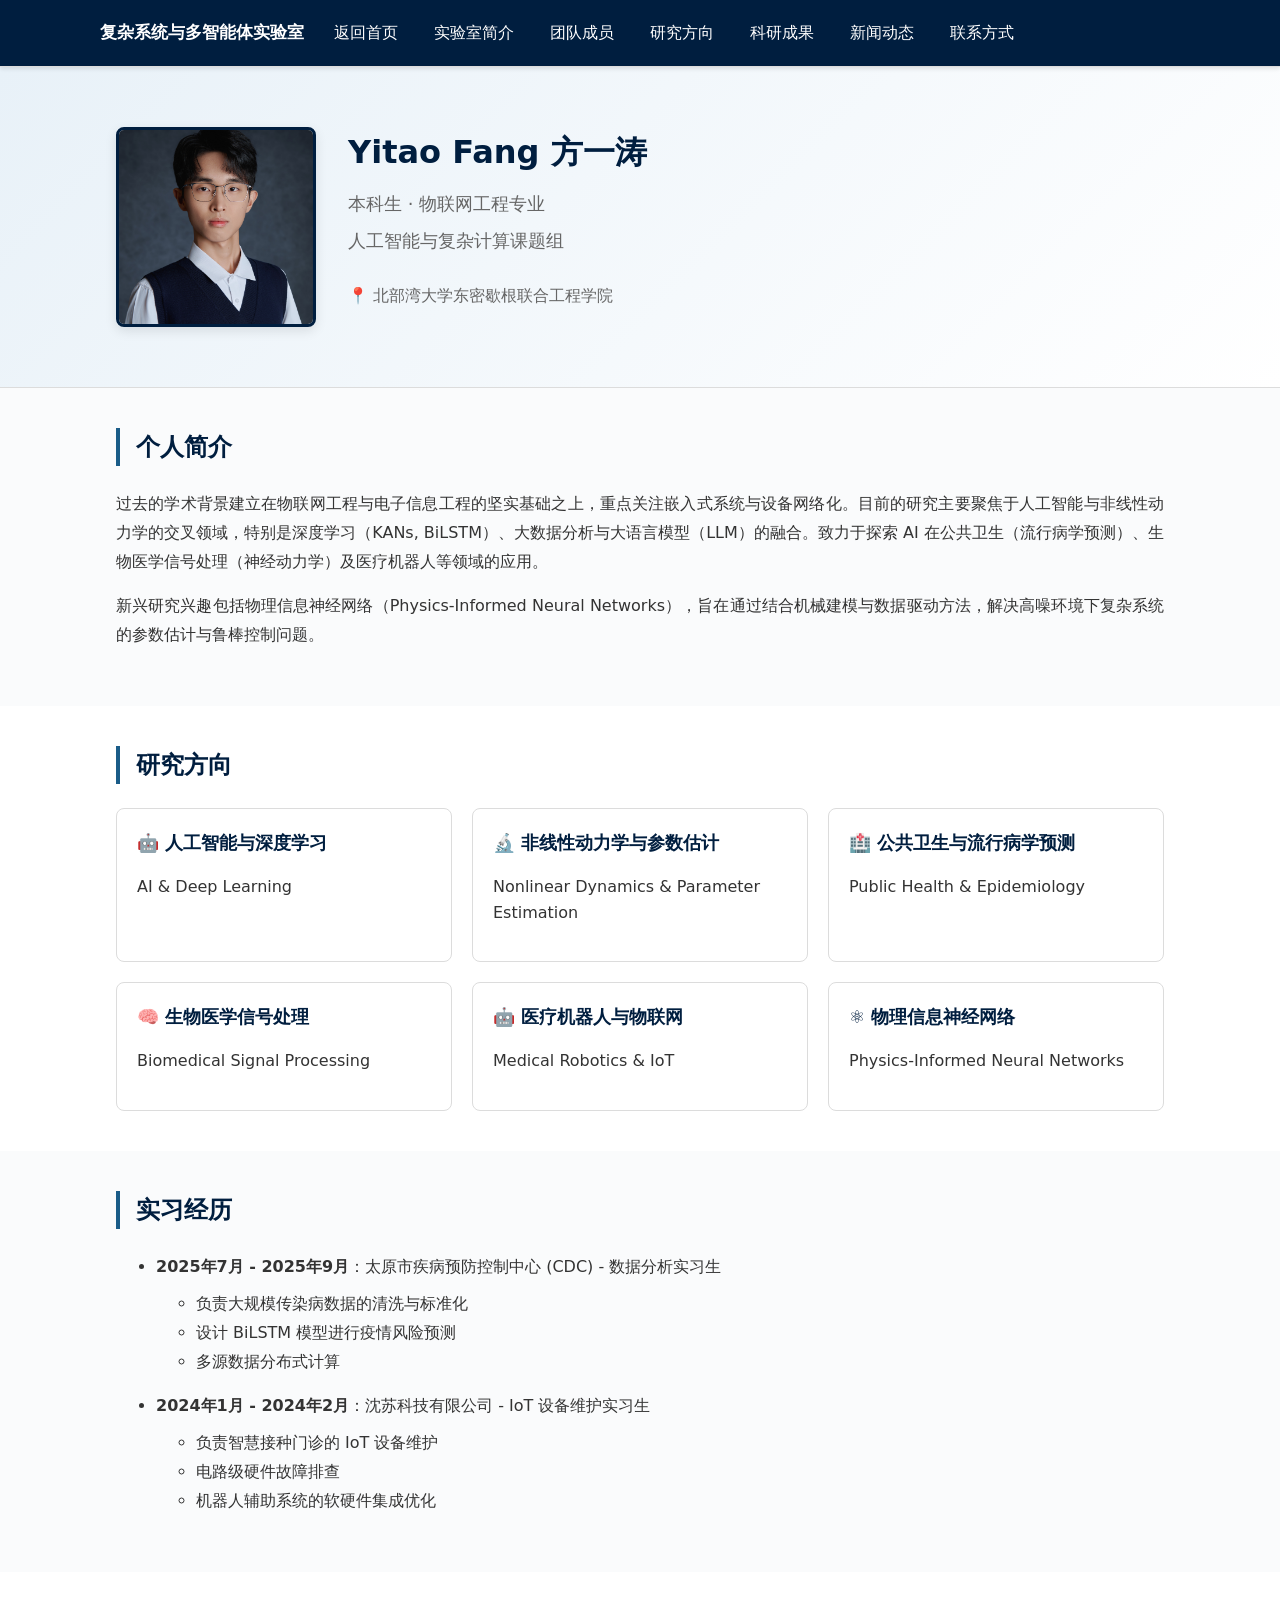
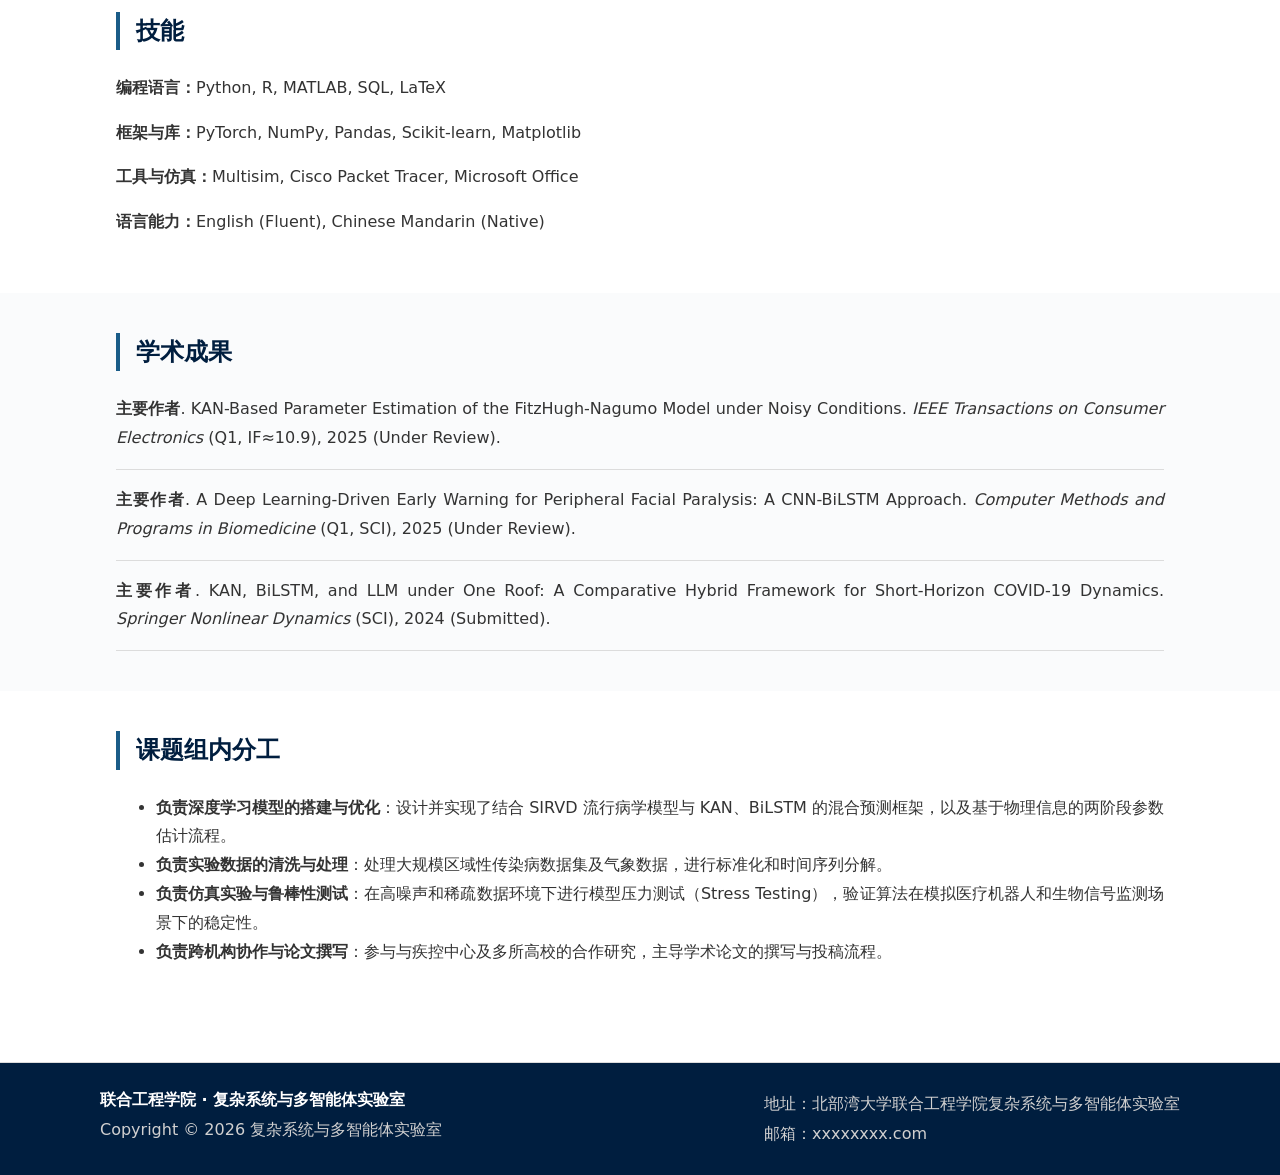
<file: fyt.html>
<!doctype html>
<html lang="zh-CN">
<head>
  <meta charset="utf-8">
  <meta name="viewport" content="width=device-width, initial-scale=1">
  <title>Yitao Fang - 复杂系统与多智能体实验室</title>
  <meta name="description" content="Yitao Fang个人主页 - 复杂系统与多智能体实验室">
  <link rel="stylesheet" href="assets/css/styles.css">
  <style>
    .profile-header {
      background: linear-gradient(135deg, #e8f1f8, #ffffff);
      padding: 60px 0;
      border-bottom: 1px solid var(--border);
    }
    .profile-header-inner {
      display: grid;
      grid-template-columns: 200px 1fr;
      gap: 32px;
      align-items: start;
    }
    .profile-photo {
      width: 200px;
      height: 200px;
      border-radius: 8px;
      object-fit: cover;
      border: 3px solid var(--primary);
      box-shadow: 0 4px 12px rgba(0,0,0,0.1);
    }
    .profile-info h1 {
      margin: 0 0 12px;
      font-size: 32px;
      color: var(--primary);
    }
    .profile-title {
      font-size: 18px;
      color: var(--muted);
      margin-bottom: 8px;
    }
    .profile-contact {
      display: flex;
      flex-direction: column;
      gap: 8px;
      margin-top: 20px;
    }
    .profile-contact a {
      color: var(--primary);
      text-decoration: none;
      display: flex;
      align-items: center;
      gap: 8px;
    }
    .profile-contact a:hover {
      color: var(--accent);
    }
    .profile-section {
      padding: 40px 0;
    }
    .profile-section h2 {
      margin: 0 0 24px;
      font-size: 24px;
      color: var(--primary);
      border-left: 4px solid var(--accent);
      padding-left: 16px;
    }
    .profile-section:nth-child(even) {
      background: var(--bg-section);
    }
    .bio-content {
      line-height: 1.8;
      font-size: 16px;
      color: var(--text);
      text-align: justify;
    }
    .research-areas {
      display: grid;
      grid-template-columns: repeat(auto-fit, minmax(250px, 1fr));
      gap: 20px;
      margin-top: 24px;
    }
    .research-item {
      background: #fff;
      border: 1px solid var(--border);
      border-radius: 8px;
      padding: 20px;
      transition: all 0.3s ease;
    }
    .research-item:hover {
      box-shadow: 0 4px 12px rgba(0,91,172,0.15);
      transform: translateY(-2px);
    }
    .research-item h3 {
      margin: 0 0 8px;
      font-size: 18px;
      color: var(--primary);
    }
    @media (max-width: 768px) {
      .profile-header-inner {
        grid-template-columns: 1fr;
        text-align: center;
      }
      .profile-photo {
        margin: 0 auto;
      }
    }
  </style>
</head>
<body>
  <header class="site-header">
    <div class="container header-inner">
      <div class="branding">
        <a href="index.html" class="logo">复杂系统与多智能体实验室</a>
      </div>
      <button class="hamburger" aria-label="Toggle navigation">☰</button>
      <nav class="site-nav" id="site-nav">
        <a href="index.html">返回首页</a>
        <a href="index.html#about">实验室简介</a>
        <a href="index.html#people">团队成员</a>
        <a href="index.html#research">研究方向</a>
        <a href="index.html#publications">科研成果</a>
        <a href="index.html#news">新闻动态</a>
        <a href="index.html#contact">联系方式</a>
      </nav>
    </div>
  </header>

  <main>
    <!-- Profile Header -->
    <section class="profile-header">
      <div class="container">
        <div class="profile-header-inner">
          <img src="assets/img/fyt.jpg" alt="Yitao Fang" class="profile-photo">
          <div class="profile-info">
            <h1>Yitao Fang 方一涛</h1>
            <div class="profile-title">本科生 · 物联网工程专业</div>
            <div class="profile-title">人工智能与复杂计算课题组</div>
            <div class="profile-contact">
              <div style="margin-top: 8px; color: var(--muted);">
                <span>📍</span>
                <span>北部湾大学东密歇根联合工程学院</span>
              </div>
            </div>
          </div>
        </div>
      </div>
    </section>

    <!-- Biography -->
    <section class="profile-section">
      <div class="container">
        <h2>个人简介</h2>
        <div class="bio-content">
          <p>
            过去的学术背景建立在物联网工程与电子信息工程的坚实基础之上，重点关注嵌入式系统与设备网络化。目前的研究主要聚焦于人工智能与非线性动力学的交叉领域，特别是深度学习（KANs, BiLSTM）、大数据分析与大语言模型（LLM）的融合。致力于探索 AI 在公共卫生（流行病学预测）、生物医学信号处理（神经动力学）及医疗机器人等领域的应用。
          </p>
          <p>
            新兴研究兴趣包括物理信息神经网络（Physics-Informed Neural Networks），旨在通过结合机械建模与数据驱动方法，解决高噪环境下复杂系统的参数估计与鲁棒控制问题。
          </p>
        </div>
      </div>
    </section>

    <!-- Research Areas -->
    <section class="profile-section">
      <div class="container">
        <h2>研究方向</h2>
        <div class="research-areas">
          <div class="research-item">
            <h3>🤖 人工智能与深度学习</h3>
            <p class="muted">AI & Deep Learning</p>
          </div>
          <div class="research-item">
            <h3>🔬 非线性动力学与参数估计</h3>
            <p class="muted">Nonlinear Dynamics & Parameter Estimation</p>
          </div>
          <div class="research-item">
            <h3>🏥 公共卫生与流行病学预测</h3>
            <p class="muted">Public Health & Epidemiology</p>
          </div>
          <div class="research-item">
            <h3>🧠 生物医学信号处理</h3>
            <p class="muted">Biomedical Signal Processing</p>
          </div>
          <div class="research-item">
            <h3>🤖 医疗机器人与物联网</h3>
            <p class="muted">Medical Robotics & IoT</p>
          </div>
          <div class="research-item">
            <h3>⚛️ 物理信息神经网络</h3>
            <p class="muted">Physics-Informed Neural Networks</p>
          </div>
        </div>
      </div>
    </section>

    <!-- Internship Experience -->
    <section class="profile-section">
      <div class="container">
        <h2>实习经历</h2>
        <div class="bio-content">
          <ul>
            <li><strong>2025年7月 - 2025年9月</strong>：太原市疾病预防控制中心 (CDC) - 数据分析实习生
              <ul style="margin-top: 8px;">
                <li>负责大规模传染病数据的清洗与标准化</li>
                <li>设计 BiLSTM 模型进行疫情风险预测</li>
                <li>多源数据分布式计算</li>
              </ul>
            </li>
            <li style="margin-top: 16px;"><strong>2024年1月 - 2024年2月</strong>：沈苏科技有限公司 - IoT 设备维护实习生
              <ul style="margin-top: 8px;">
                <li>负责智慧接种门诊的 IoT 设备维护</li>
                <li>电路级硬件故障排查</li>
                <li>机器人辅助系统的软硬件集成优化</li>
              </ul>
            </li>
          </ul>
        </div>
      </div>
    </section>

    <!-- Skills -->
    <section class="profile-section">
      <div class="container">
        <h2>技能</h2>
        <div class="bio-content">
          <p><strong>编程语言：</strong>Python, R, MATLAB, SQL, LaTeX</p>
          <p><strong>框架与库：</strong>PyTorch, NumPy, Pandas, Scikit-learn, Matplotlib</p>
          <p><strong>工具与仿真：</strong>Multisim, Cisco Packet Tracer, Microsoft Office</p>
          <p><strong>语言能力：</strong>English (Fluent), Chinese Mandarin (Native)</p>
        </div>
      </div>
    </section>

    <!-- Publications -->
    <section class="profile-section">
      <div class="container">
        <h2>学术成果</h2>
        <div class="bio-content">
          <div class="pub-list">
            <div class="pub-item">
              <div><strong>主要作者</strong>. KAN-Based Parameter Estimation of the FitzHugh-Nagumo Model under Noisy Conditions. <em>IEEE Transactions on Consumer Electronics</em> (Q1, IF≈10.9), 2025 (Under Review).</div>
            </div>
            <div class="pub-item">
              <div><strong>主要作者</strong>. A Deep Learning-Driven Early Warning for Peripheral Facial Paralysis: A CNN-BiLSTM Approach. <em>Computer Methods and Programs in Biomedicine</em> (Q1, SCI), 2025 (Under Review).</div>
            </div>
            <div class="pub-item">
              <div><strong>主要作者</strong>. KAN, BiLSTM, and LLM under One Roof: A Comparative Hybrid Framework for Short-Horizon COVID-19 Dynamics. <em>Springer Nonlinear Dynamics</em> (SCI), 2024 (Submitted).</div>
            </div>
          </div>
        </div>
      </div>
    </section>

    <!-- Team Responsibilities -->
    <section class="profile-section">
      <div class="container">
        <h2>课题组内分工</h2>
        <div class="bio-content">
          <ul>
            <li><strong>负责深度学习模型的搭建与优化</strong>：设计并实现了结合 SIRVD 流行病学模型与 KAN、BiLSTM 的混合预测框架，以及基于物理信息的两阶段参数估计流程。</li>
            <li><strong>负责实验数据的清洗与处理</strong>：处理大规模区域性传染病数据集及气象数据，进行标准化和时间序列分解。</li>
            <li><strong>负责仿真实验与鲁棒性测试</strong>：在高噪声和稀疏数据环境下进行模型压力测试（Stress Testing），验证算法在模拟医疗机器人和生物信号监测场景下的稳定性。</li>
            <li><strong>负责跨机构协作与论文撰写</strong>：参与与疾控中心及多所高校的合作研究，主导学术论文的撰写与投稿流程。</li>
          </ul>
        </div>
      </div>
    </section>
  </main>

  <footer class="site-footer">
    <div class="container footer-inner">
      <div>
        <strong>联合工程学院 · 复杂系统与多智能体实验室</strong>
        <p>Copyright © <span id="copyright-year"></span> 复杂系统与多智能体实验室</p>
      </div>
      <div class="footer-contact">
        <p>地址：北部湾大学联合工程学院复杂系统与多智能体实验室</p>
        <p>邮箱：xxxxxxxx.com</p>
      </div>
    </div>
  </footer>

  <script>
    // Set copyright year
    document.getElementById('copyright-year').textContent = new Date().getFullYear();

    // Hamburger menu
    const hamburger = document.querySelector('.hamburger');
    const nav = document.getElementById('site-nav');
    hamburger.addEventListener('click', () => {
      nav.classList.toggle('open');
    });

    // Close menu on link click
    nav.querySelectorAll('a').forEach(a => {
      a.addEventListener('click', () => {
        nav.classList.remove('open');
      });
    });
  </script>
</body>
</html>
</file>
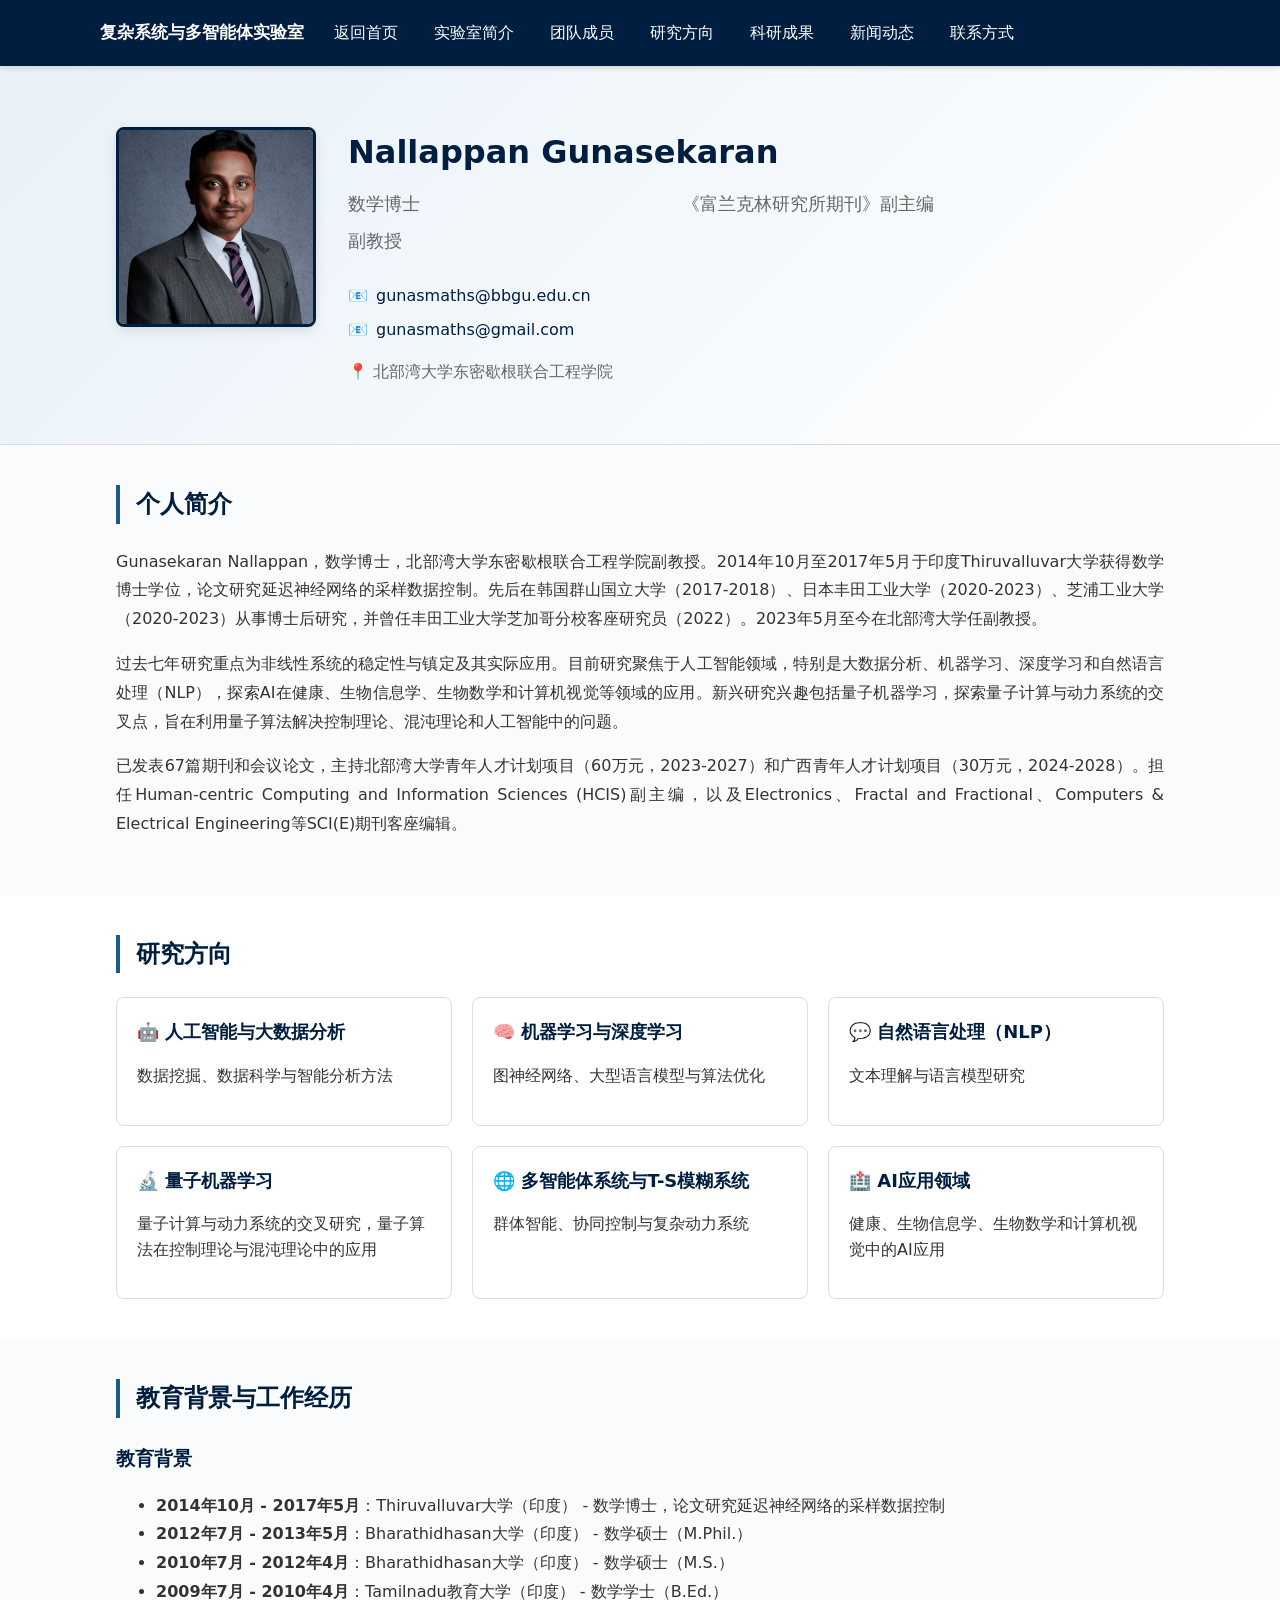
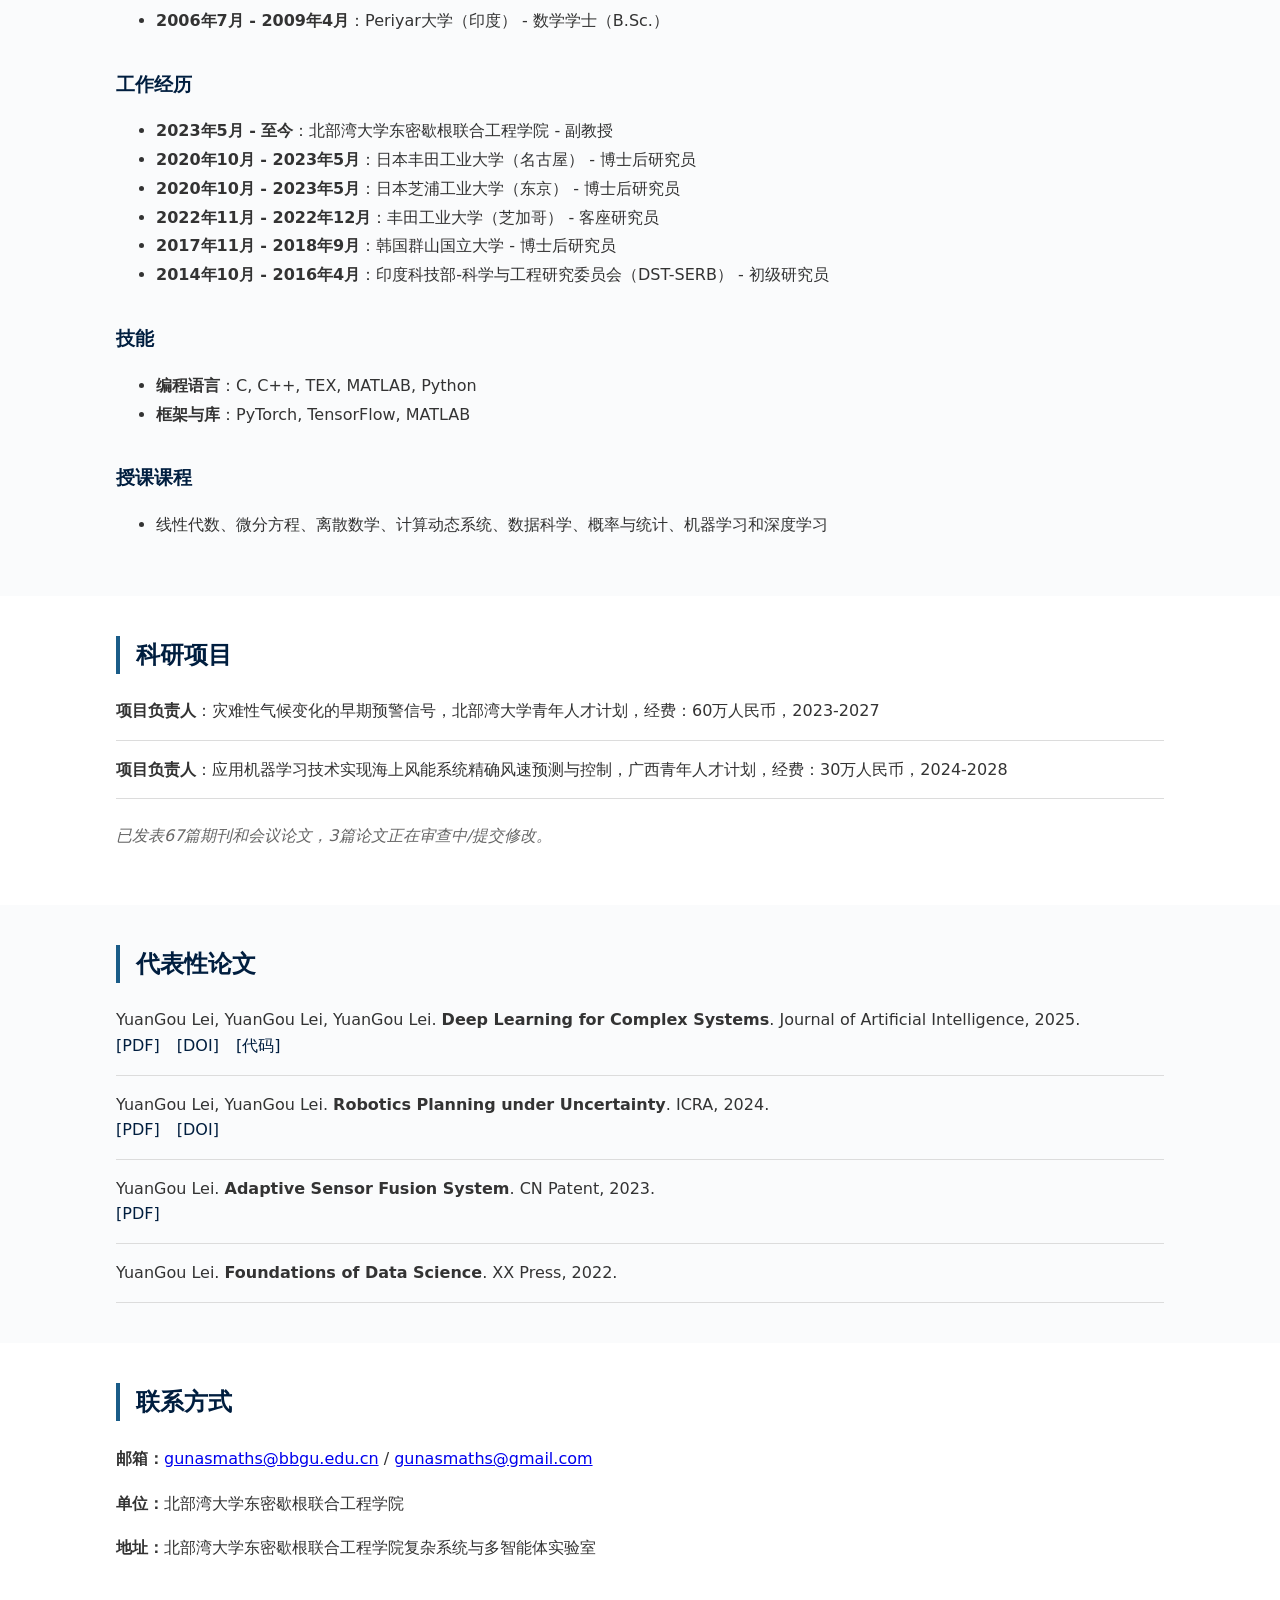
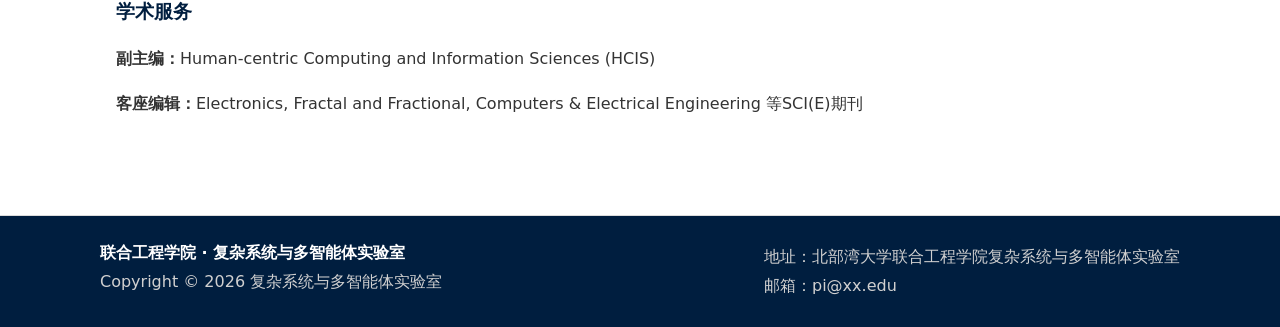
<file: guna.html>
<!doctype html>
<html lang="zh-CN">
<head>
  <meta charset="utf-8">
  <meta name="viewport" content="width=device-width, initial-scale=1">
  <title>Gunasekaran Nallappan - 复杂系统与多智能体实验室</title>
  <meta name="description" content="Gunasekaran Nallappan教授个人主页 - 复杂系统与多智能体实验室">
  <link rel="stylesheet" href="assets/css/styles.css">
  <style>
    .profile-header {
      background: linear-gradient(135deg, #e8f1f8, #ffffff);
      padding: 60px 0;
      border-bottom: 1px solid var(--border);
    }
    .profile-header-inner {
      display: grid;
      grid-template-columns: 200px 1fr;
      gap: 32px;
      align-items: start;
    }
    .profile-photo {
      width: 200px;
      height: 200px;
      border-radius: 8px;
      object-fit: cover;
      border: 3px solid var(--primary);
      box-shadow: 0 4px 12px rgba(0,0,0,0.1);
    }
    .profile-info h1 {
      margin: 0 0 12px;
      font-size: 32px;
      color: var(--primary);
    }
    .profile-title {
      font-size: 18px;
      color: var(--muted);
      margin-bottom: 8px;
    }
    .profile-titles-container {
      display: grid;
      grid-template-columns: auto auto;
      gap: 32px;
      align-items: start;
      margin-bottom: 16px;
    }
    .profile-titles-column {
      display: flex;
      flex-direction: column;
    }
    .profile-contact {
      display: flex;
      flex-direction: column;
      gap: 8px;
      margin-top: 20px;
    }
    .profile-contact a {
      color: var(--primary);
      text-decoration: none;
      display: flex;
      align-items: center;
      gap: 8px;
    }
    .profile-contact a:hover {
      color: var(--accent);
    }
    .profile-section {
      padding: 40px 0;
    }
    .profile-section h2 {
      margin: 0 0 24px;
      font-size: 24px;
      color: var(--primary);
      border-left: 4px solid var(--accent);
      padding-left: 16px;
    }
    .profile-section:nth-child(even) {
      background: var(--bg-section);
    }
    .bio-content {
      line-height: 1.8;
      font-size: 16px;
      color: var(--text);
      text-align: justify;
    }
    .research-areas {
      display: grid;
      grid-template-columns: repeat(auto-fit, minmax(250px, 1fr));
      gap: 20px;
      margin-top: 24px;
    }
    .research-item {
      background: #fff;
      border: 1px solid var(--border);
      border-radius: 8px;
      padding: 20px;
      transition: all 0.3s ease;
    }
    .research-item:hover {
      box-shadow: 0 4px 12px rgba(0,91,172,0.15);
      transform: translateY(-2px);
    }
    .research-item h3 {
      margin: 0 0 8px;
      font-size: 18px;
      color: var(--primary);
    }
    @media (max-width: 768px) {
      .profile-header-inner {
        grid-template-columns: 1fr;
        text-align: center;
      }
      .profile-photo {
        margin: 0 auto;
      }
    }
  </style>
</head>
<body>
  <header class="site-header">
    <div class="container header-inner">
      <div class="branding">
        <a href="index.html" class="logo">复杂系统与多智能体实验室</a>
      </div>
      <button class="hamburger" aria-label="Toggle navigation">☰</button>
      <nav class="site-nav" id="site-nav">
        <a href="index.html">返回首页</a>
        <a href="index.html#about">实验室简介</a>
        <a href="index.html#people">团队成员</a>
        <a href="index.html#research">研究方向</a>
        <a href="index.html#publications">科研成果</a>
        <a href="index.html#news">新闻动态</a>
        <a href="index.html#contact">联系方式</a>
      </nav>
    </div>
  </header>

  <main>
    <!-- Profile Header -->
    <section class="profile-header">
      <div class="container">
        <div class="profile-header-inner">
          <img src="assets/img/guna.jpg" alt="Gunasekaran Nallappan" class="profile-photo">
          <div class="profile-info">
            <h1>Nallappan Gunasekaran</h1>
            <div class="profile-titles-container">
              <div class="profile-titles-column">
                <div class="profile-title">数学博士</div>
                <div class="profile-title">副教授</div>
              </div>
              <div class="profile-titles-column">
                <div class="profile-title">《富兰克林研究所期刊》副主编</div>
              </div>
            </div>
            <div class="profile-contact">
              <a href="mailto:gunasmaths@bbgu.edu.cn">
                <span>📧</span>
                <span>gunasmaths@bbgu.edu.cn</span>
              </a>
              <a href="mailto:gunasmaths@gmail.com">
                <span>📧</span>
                <span>gunasmaths@gmail.com</span>
              </a>
              <div style="margin-top: 8px; color: var(--muted);">
                <span>📍</span>
                <span>北部湾大学东密歇根联合工程学院</span>
              </div>
            </div>
          </div>
        </div>
      </div>
    </section>

    <!-- Biography -->
    <section class="profile-section">
      <div class="container">
        <h2>个人简介</h2>
        <div class="bio-content">
          <p>
            Gunasekaran Nallappan，数学博士，北部湾大学东密歇根联合工程学院副教授。2014年10月至2017年5月于印度Thiruvalluvar大学获得数学博士学位，论文研究延迟神经网络的采样数据控制。先后在韩国群山国立大学（2017-2018）、日本丰田工业大学（2020-2023）、芝浦工业大学（2020-2023）从事博士后研究，并曾任丰田工业大学芝加哥分校客座研究员（2022）。2023年5月至今在北部湾大学任副教授。
          </p>
          <p>
            过去七年研究重点为非线性系统的稳定性与镇定及其实际应用。目前研究聚焦于人工智能领域，特别是大数据分析、机器学习、深度学习和自然语言处理（NLP），探索AI在健康、生物信息学、生物数学和计算机视觉等领域的应用。新兴研究兴趣包括量子机器学习，探索量子计算与动力系统的交叉点，旨在利用量子算法解决控制理论、混沌理论和人工智能中的问题。
          </p>
          <p>
            已发表67篇期刊和会议论文，主持北部湾大学青年人才计划项目（60万元，2023-2027）和广西青年人才计划项目（30万元，2024-2028）。担任Human-centric Computing and Information Sciences (HCIS)副主编，以及Electronics、Fractal and Fractional、Computers & Electrical Engineering等SCI(E)期刊客座编辑。
          </p>
        </div>
      </div>
    </section>

    <!-- Research Areas -->
    <section class="profile-section">
      <div class="container">
        <h2>研究方向</h2>
        <div class="research-areas">
          <div class="research-item">
            <h3>🤖 人工智能与大数据分析</h3>
            <p class="muted">数据挖掘、数据科学与智能分析方法</p>
          </div>
          <div class="research-item">
            <h3>🧠 机器学习与深度学习</h3>
            <p class="muted">图神经网络、大型语言模型与算法优化</p>
          </div>
          <div class="research-item">
            <h3>💬 自然语言处理（NLP）</h3>
            <p class="muted">文本理解与语言模型研究</p>
          </div>
          <div class="research-item">
            <h3>🔬 量子机器学习</h3>
            <p class="muted">量子计算与动力系统的交叉研究，量子算法在控制理论与混沌理论中的应用</p>
          </div>
          <div class="research-item">
            <h3>🌐 多智能体系统与T-S模糊系统</h3>
            <p class="muted">群体智能、协同控制与复杂动力系统</p>
          </div>
          <div class="research-item">
            <h3>🏥 AI应用领域</h3>
            <p class="muted">健康、生物信息学、生物数学和计算机视觉中的AI应用</p>
          </div>
        </div>
      </div>
    </section>

    <!-- Education & Experience -->
    <section class="profile-section">
      <div class="container">
        <h2>教育背景与工作经历</h2>
        <div class="bio-content">
          <h3 style="color: var(--primary); margin-top: 24px; margin-bottom: 12px;">教育背景</h3>
          <ul>
            <li><strong>2014年10月 - 2017年5月</strong>：Thiruvalluvar大学（印度） - 数学博士，论文研究延迟神经网络的采样数据控制</li>
            <li><strong>2012年7月 - 2013年5月</strong>：Bharathidhasan大学（印度） - 数学硕士（M.Phil.）</li>
            <li><strong>2010年7月 - 2012年4月</strong>：Bharathidhasan大学（印度） - 数学硕士（M.S.）</li>
            <li><strong>2009年7月 - 2010年4月</strong>：Tamilnadu教育大学（印度） - 数学学士（B.Ed.）</li>
            <li><strong>2006年7月 - 2009年4月</strong>：Periyar大学（印度） - 数学学士（B.Sc.）</li>
          </ul>
          
          <h3 style="color: var(--primary); margin-top: 32px; margin-bottom: 12px;">工作经历</h3>
          <ul>
            <li><strong>2023年5月 - 至今</strong>：北部湾大学东密歇根联合工程学院 - 副教授</li>
            <li><strong>2020年10月 - 2023年5月</strong>：日本丰田工业大学（名古屋） - 博士后研究员</li>
            <li><strong>2020年10月 - 2023年5月</strong>：日本芝浦工业大学（东京） - 博士后研究员</li>
            <li><strong>2022年11月 - 2022年12月</strong>：丰田工业大学（芝加哥） - 客座研究员</li>
            <li><strong>2017年11月 - 2018年9月</strong>：韩国群山国立大学 - 博士后研究员</li>
            <li><strong>2014年10月 - 2016年4月</strong>：印度科技部-科学与工程研究委员会（DST-SERB） - 初级研究员</li>
          </ul>
          
          <h3 style="color: var(--primary); margin-top: 32px; margin-bottom: 12px;">技能</h3>
          <ul>
            <li><strong>编程语言</strong>：C, C++, TEX, MATLAB, Python</li>
            <li><strong>框架与库</strong>：PyTorch, TensorFlow, MATLAB</li>
          </ul>
          
          <h3 style="color: var(--primary); margin-top: 32px; margin-bottom: 12px;">授课课程</h3>
          <ul>
            <li>线性代数、微分方程、离散数学、计算动态系统、数据科学、概率与统计、机器学习和深度学习</li>
          </ul>
        </div>
      </div>
    </section>

    <!-- Research Projects -->
    <section class="profile-section">
      <div class="container">
        <h2>科研项目</h2>
        <div id="projects-content" style="margin-top: 24px;">
          <div class="pub-list">
            <div class="pub-item">
              <div><strong>项目负责人</strong>：灾难性气候变化的早期预警信号，北部湾大学青年人才计划，经费：60万人民币，2023-2027</div>
            </div>
            <div class="pub-item">
              <div><strong>项目负责人</strong>：应用机器学习技术实现海上风能系统精确风速预测与控制，广西青年人才计划，经费：30万人民币，2024-2028</div>
            </div>
          </div>
          <p style="margin-top: 24px; color: var(--muted); font-style: italic;">已发表67篇期刊和会议论文，3篇论文正在审查中/提交修改。</p>
        </div>
      </div>
    </section>

    <!-- Publications -->
    <section class="profile-section">
      <div class="container">
        <h2>代表性论文</h2>
        <div id="publications-content" style="margin-top: 24px;">
          <p class="muted">论文信息加载中...</p>
        </div>
      </div>
    </section>

    <!-- Contact -->
    <section class="profile-section">
      <div class="container">
        <h2>联系方式</h2>
        <div class="bio-content">
          <p><strong>邮箱：</strong><a href="mailto:gunasmaths@bbgu.edu.cn">gunasmaths@bbgu.edu.cn</a> / <a href="mailto:gunasmaths@gmail.com">gunasmaths@gmail.com</a></p>
          <p><strong>单位：</strong>北部湾大学东密歇根联合工程学院</p>
          <p><strong>地址：</strong>北部湾大学东密歇根联合工程学院复杂系统与多智能体实验室</p>
          
          <h3 style="color: var(--primary); margin-top: 32px; margin-bottom: 12px;">学术服务</h3>
          <p><strong>副主编：</strong>Human-centric Computing and Information Sciences (HCIS)</p>
          <p><strong>客座编辑：</strong>Electronics, Fractal and Fractional, Computers & Electrical Engineering 等SCI(E)期刊</p>
        </div>
      </div>
    </section>
  </main>

  <footer class="site-footer">
    <div class="container footer-inner">
      <div>
        <strong>联合工程学院 · 复杂系统与多智能体实验室</strong>
        <p>Copyright © <span id="copyright-year"></span> 复杂系统与多智能体实验室</p>
      </div>
      <div class="footer-contact">
        <p>地址：北部湾大学联合工程学院复杂系统与多智能体实验室</p>
        <p>邮箱：pi@xx.edu</p>
      </div>
    </div>
  </footer>

  <script>
    // Set copyright year
    document.getElementById('copyright-year').textContent = new Date().getFullYear();

    // Hamburger menu
    const hamburger = document.querySelector('.hamburger');
    const nav = document.getElementById('site-nav');
    hamburger.addEventListener('click', () => {
      nav.classList.toggle('open');
    });

    // Close menu on link click
    nav.querySelectorAll('a').forEach(a => {
      a.addEventListener('click', () => {
        nav.classList.remove('open');
      });
    });

    // Load publications (filter by professor name)
    async function loadPublications() {
      try {
        const pubs = await fetchJSON('content/publications.json');
        const professorName = 'Gunasekaran Nallappan';
        
        // Filter publications that might be related to this professor
        // In a real scenario, you'd have a field in publications.json linking to authors
        const filteredPubs = pubs.filter(p => 
          p.authors && p.authors.toLowerCase().includes('gunasekaran') || 
          p.authors && p.authors.toLowerCase().includes('nallappan')
        );

        if (filteredPubs.length === 0) {
          // Show all publications if no specific filter matches
          filteredPubs.push(...pubs.slice(0, 5)); // Show first 5 as example
        }

        const years = [...new Set(filteredPubs.map(p => p.year))].sort((a, b) => b - a);
        
        const items = filteredPubs
          .sort((a, b) => b.year - a.year)
          .map(p => `
            <div class="pub-item">
              <div>${p.authors}. <strong>${p.title}</strong>. ${p.venue}, ${p.year}.</div>
              <div class="pub-links">
                ${p.links?.pdf ? `<a href="${p.links.pdf}" target="_blank">[PDF]</a>` : ''}
                ${p.links?.doi ? `<a href="${p.links.doi}" target="_blank">[DOI]</a>` : ''}
                ${p.links?.code ? `<a href="${p.links.code}" target="_blank">[代码]</a>` : ''}
              </div>
            </div>
          `).join('');

        document.getElementById('publications-content').innerHTML = `
          <ul class="pub-list">${items}</ul>
        `;
      } catch (e) {
        console.error(e);
        document.getElementById('publications-content').innerHTML = 
          '<p class="muted">暂无论文信息</p>';
      }
    }

    async function fetchJSON(path) {
      const res = await fetch(path);
      if (!res.ok) throw new Error('Failed to load ' + path);
      return res.json();
    }

    // Load publications on page load
    loadPublications();
  </script>
</body>
</html>
</file>
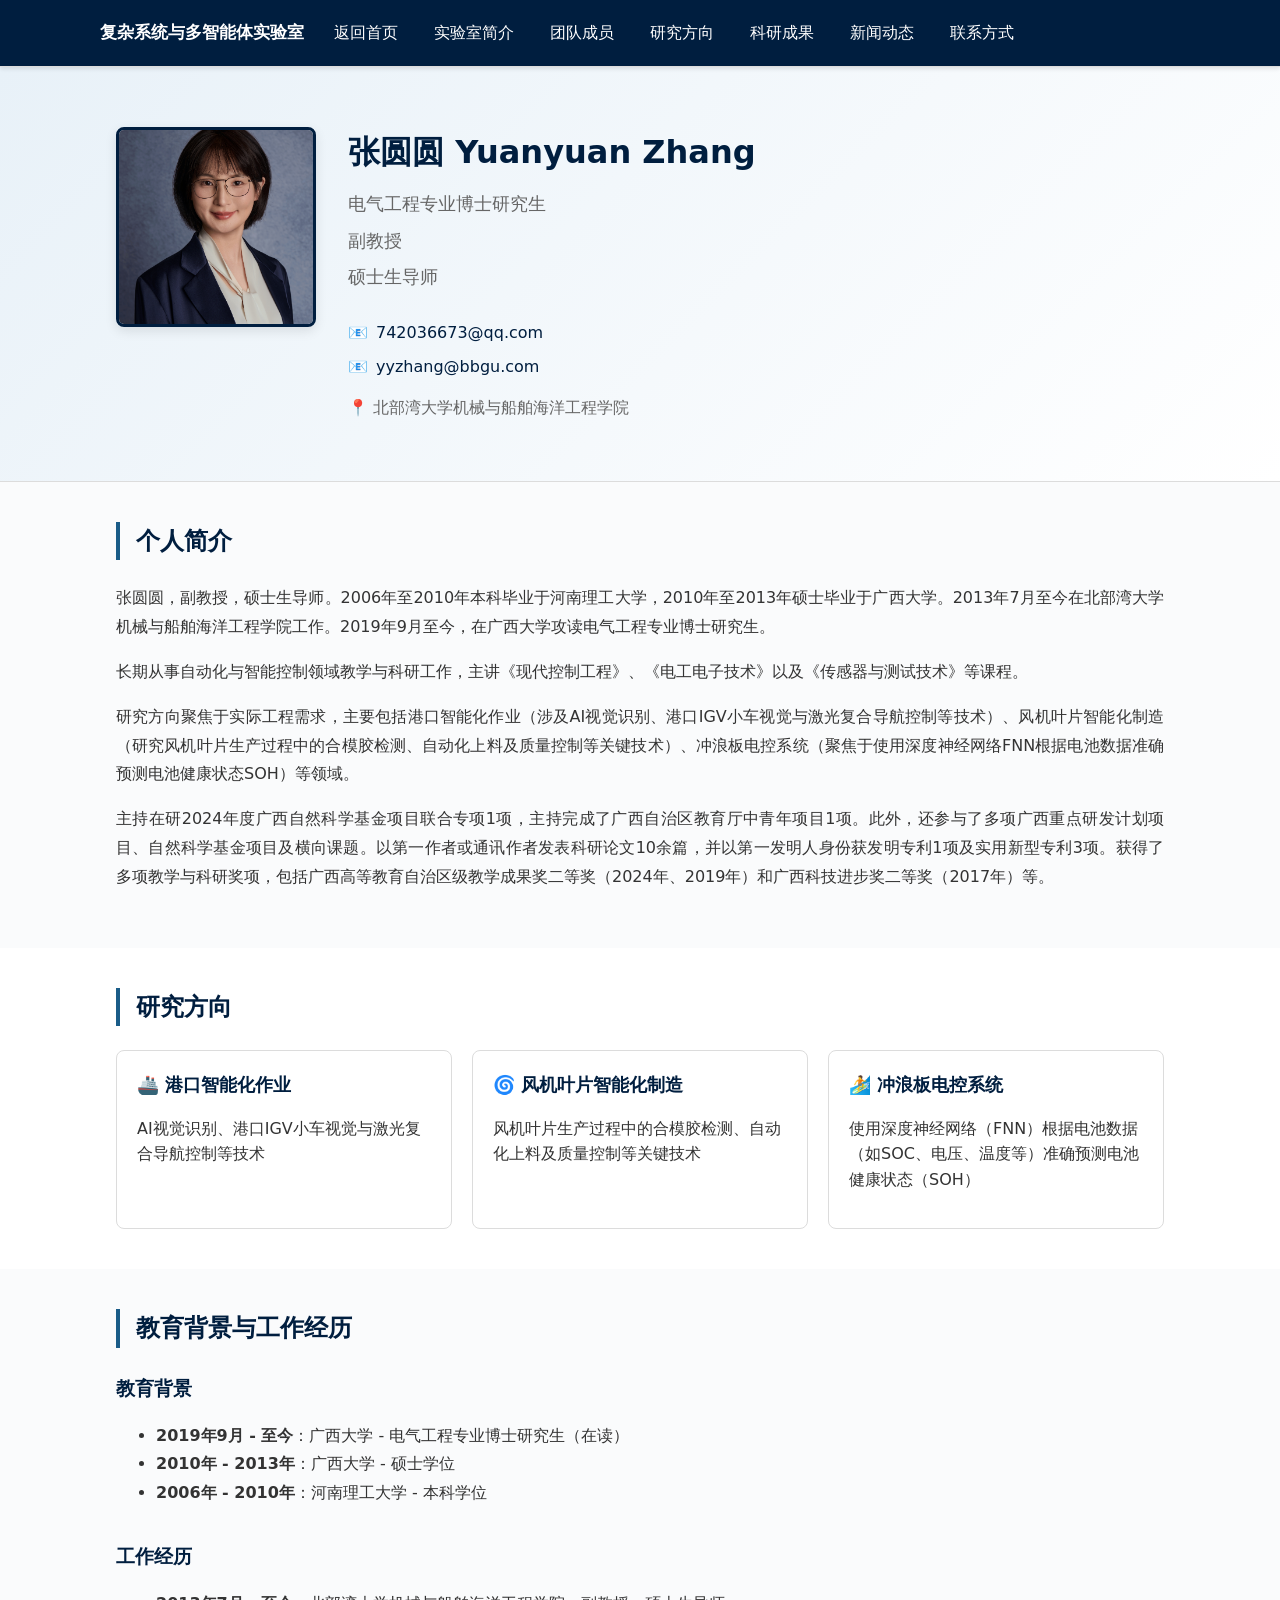
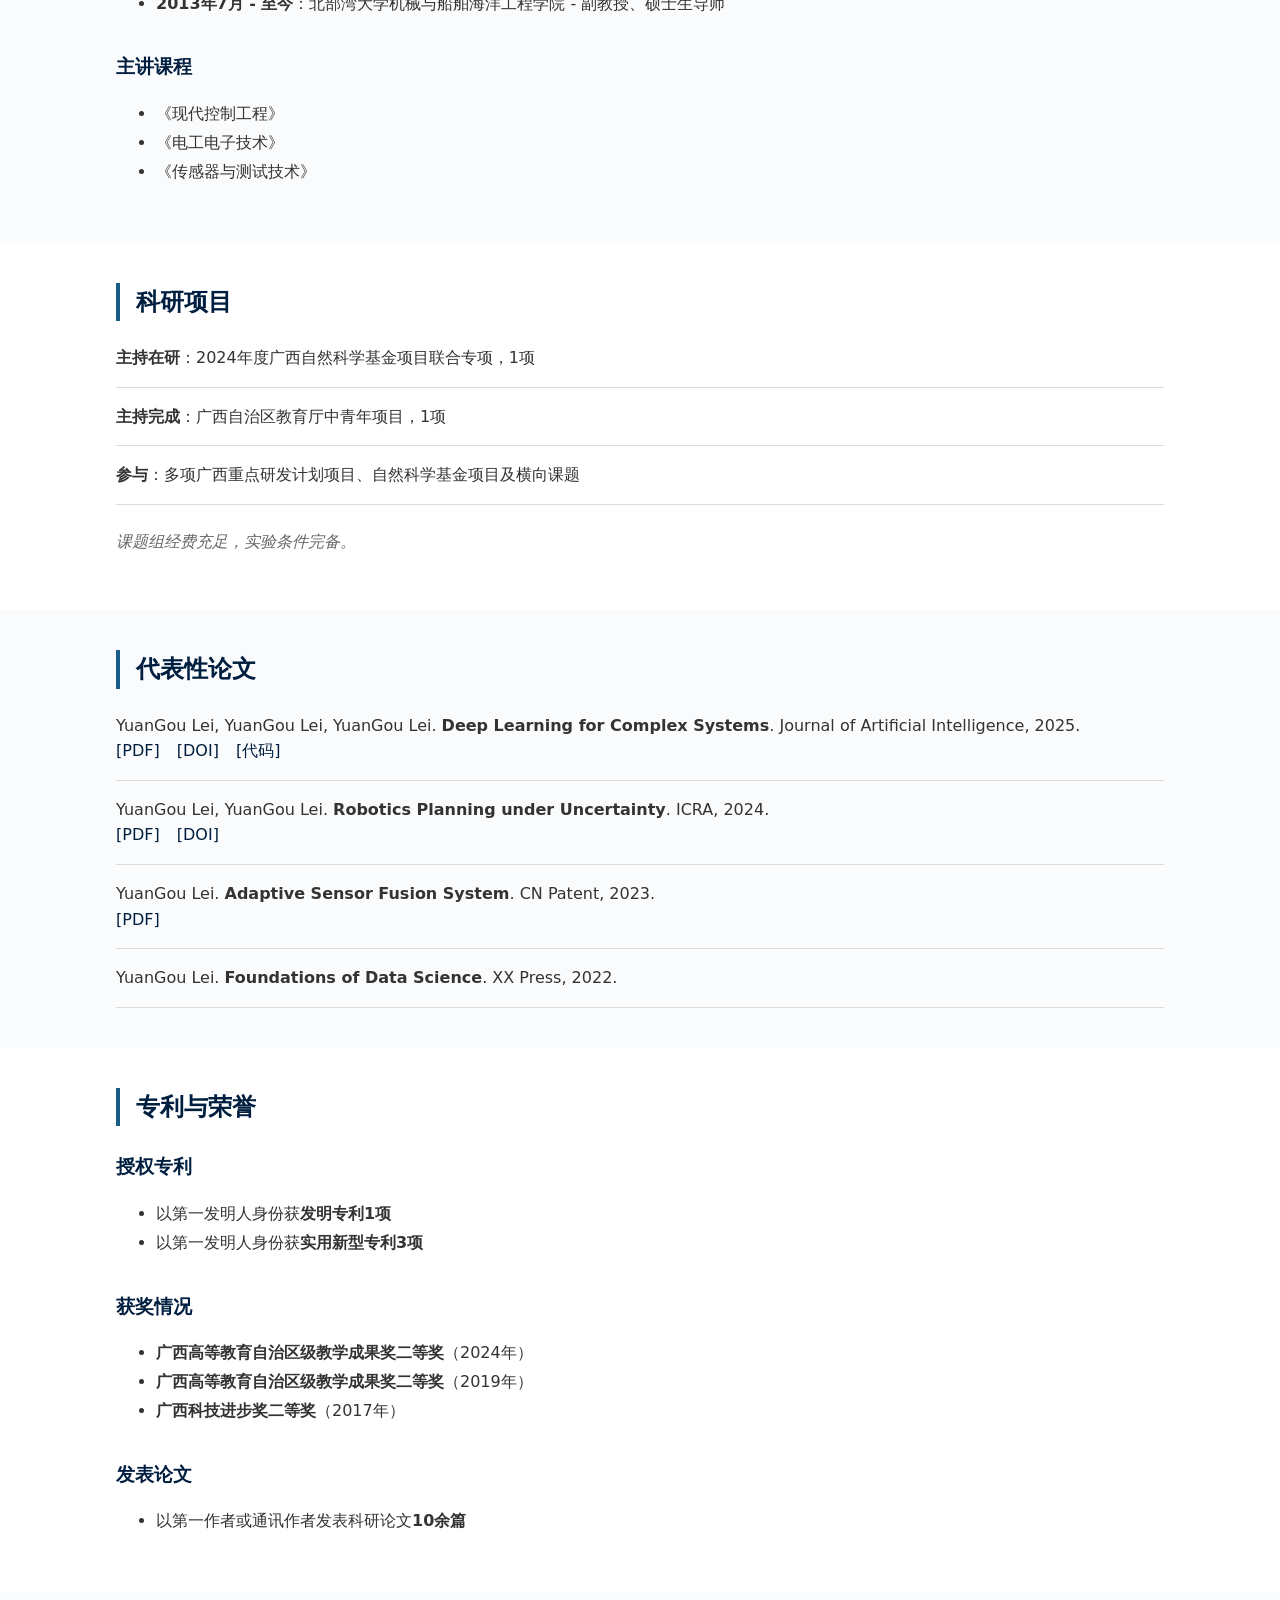
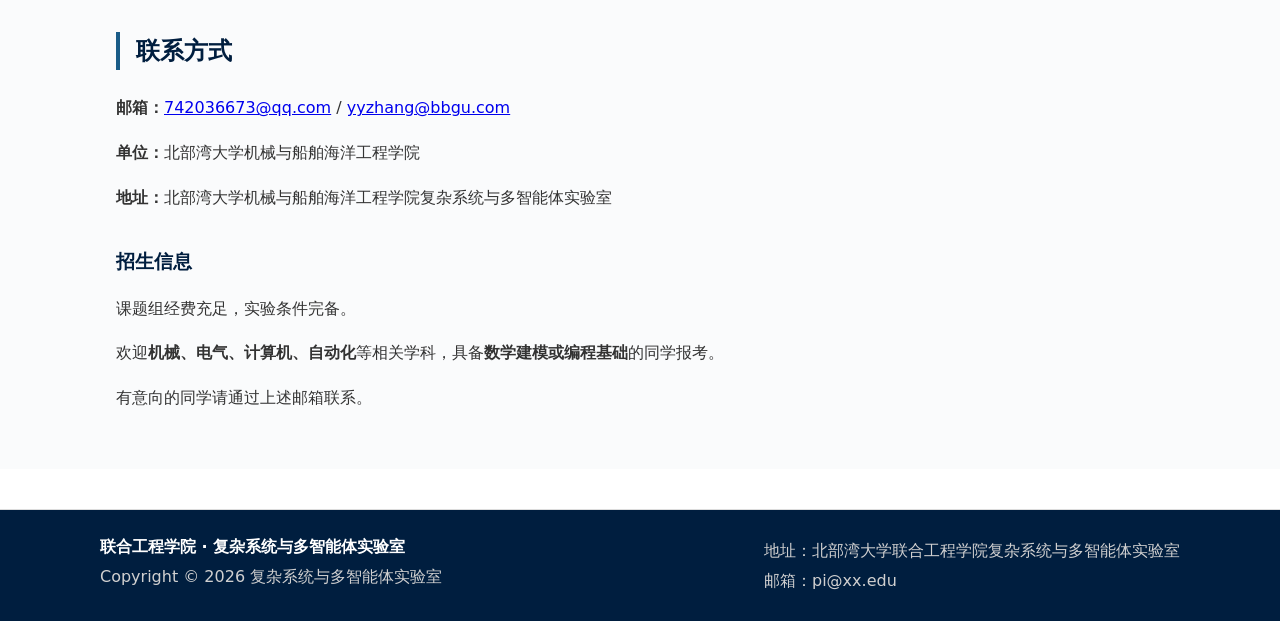
<file: zyy.html>
<!doctype html>
<html lang="zh-CN">
<head>
  <meta charset="utf-8">
  <meta name="viewport" content="width=device-width, initial-scale=1">
  <title>张圆圆 Yuanyuan Zhang - 复杂系统与多智能体实验室</title>
  <meta name="description" content="张圆圆教授个人主页 - 复杂系统与多智能体实验室">
  <link rel="stylesheet" href="assets/css/styles.css">
  <style>
    .profile-header {
      background: linear-gradient(135deg, #e8f1f8, #ffffff);
      padding: 60px 0;
      border-bottom: 1px solid var(--border);
    }
    .profile-header-inner {
      display: grid;
      grid-template-columns: 200px 1fr;
      gap: 32px;
      align-items: start;
    }
    .profile-photo {
      width: 200px;
      height: 200px;
      border-radius: 8px;
      object-fit: cover;
      border: 3px solid var(--primary);
      box-shadow: 0 4px 12px rgba(0,0,0,0.1);
    }
    .profile-info h1 {
      margin: 0 0 12px;
      font-size: 32px;
      color: var(--primary);
    }
    .profile-title {
      font-size: 18px;
      color: var(--muted);
      margin-bottom: 8px;
    }
    .profile-titles-container {
      display: grid;
      grid-template-columns: auto auto;
      gap: 32px;
      align-items: start;
      margin-bottom: 16px;
    }
    .profile-titles-column {
      display: flex;
      flex-direction: column;
    }
    .profile-contact {
      display: flex;
      flex-direction: column;
      gap: 8px;
      margin-top: 20px;
    }
    .profile-contact a {
      color: var(--primary);
      text-decoration: none;
      display: flex;
      align-items: center;
      gap: 8px;
    }
    .profile-contact a:hover {
      color: var(--accent);
    }
    .profile-section {
      padding: 40px 0;
    }
    .profile-section h2 {
      margin: 0 0 24px;
      font-size: 24px;
      color: var(--primary);
      border-left: 4px solid var(--accent);
      padding-left: 16px;
    }
    .profile-section:nth-child(even) {
      background: var(--bg-section);
    }
    .bio-content {
      line-height: 1.8;
      font-size: 16px;
      color: var(--text);
      text-align: justify;
    }
    .research-areas {
      display: grid;
      grid-template-columns: repeat(auto-fit, minmax(250px, 1fr));
      gap: 20px;
      margin-top: 24px;
    }
    .research-item {
      background: #fff;
      border: 1px solid var(--border);
      border-radius: 8px;
      padding: 20px;
      transition: all 0.3s ease;
    }
    .research-item:hover {
      box-shadow: 0 4px 12px rgba(0,91,172,0.15);
      transform: translateY(-2px);
    }
    .research-item h3 {
      margin: 0 0 8px;
      font-size: 18px;
      color: var(--primary);
    }
    @media (max-width: 768px) {
      .profile-header-inner {
        grid-template-columns: 1fr;
        text-align: center;
      }
      .profile-photo {
        margin: 0 auto;
      }
    }
  </style>
</head>
<body>
  <header class="site-header">
    <div class="container header-inner">
      <div class="branding">
        <a href="index.html" class="logo">复杂系统与多智能体实验室</a>
      </div>
      <button class="hamburger" aria-label="Toggle navigation">☰</button>
      <nav class="site-nav" id="site-nav">
        <a href="index.html">返回首页</a>
        <a href="index.html#about">实验室简介</a>
        <a href="index.html#people">团队成员</a>
        <a href="index.html#research">研究方向</a>
        <a href="index.html#publications">科研成果</a>
        <a href="index.html#news">新闻动态</a>
        <a href="index.html#contact">联系方式</a>
      </nav>
    </div>
  </header>

  <main>
    <!-- Profile Header -->
    <section class="profile-header">
      <div class="container">
        <div class="profile-header-inner">
          <img src="assets/img/zyy.jpg" alt="张圆圆 Yuanyuan Zhang" class="profile-photo">
          <div class="profile-info">
            <h1>张圆圆 Yuanyuan Zhang</h1>
            <div class="profile-titles-container">
              <div class="profile-titles-column">
                <div class="profile-title">电气工程专业博士研究生</div>
                <div class="profile-title">副教授</div>
                <div class="profile-title">硕士生导师</div>
              </div>
            </div>
            <div class="profile-contact">
              <a href="mailto:742036673@qq.com">
                <span>📧</span>
                <span>742036673@qq.com</span>
              </a>
              <a href="mailto:yyzhang@bbgu.com">
                <span>📧</span>
                <span>yyzhang@bbgu.com</span>
              </a>
              <div style="margin-top: 8px; color: var(--muted);">
                <span>📍</span>
                <span>北部湾大学机械与船舶海洋工程学院</span>
              </div>
            </div>
          </div>
        </div>
      </div>
    </section>

    <!-- Biography -->
    <section class="profile-section">
      <div class="container">
        <h2>个人简介</h2>
        <div class="bio-content">
          <p>
            张圆圆，副教授，硕士生导师。2006年至2010年本科毕业于河南理工大学，2010年至2013年硕士毕业于广西大学。2013年7月至今在北部湾大学机械与船舶海洋工程学院工作。2019年9月至今，在广西大学攻读电气工程专业博士研究生。
          </p>
          <p>
            长期从事自动化与智能控制领域教学与科研工作，主讲《现代控制工程》、《电工电子技术》以及《传感器与测试技术》等课程。
          </p>
          <p>
            研究方向聚焦于实际工程需求，主要包括港口智能化作业（涉及AI视觉识别、港口IGV小车视觉与激光复合导航控制等技术）、风机叶片智能化制造（研究风机叶片生产过程中的合模胶检测、自动化上料及质量控制等关键技术）、冲浪板电控系统（聚焦于使用深度神经网络FNN根据电池数据准确预测电池健康状态SOH）等领域。
          </p>
          <p>
            主持在研2024年度广西自然科学基金项目联合专项1项，主持完成了广西自治区教育厅中青年项目1项。此外，还参与了多项广西重点研发计划项目、自然科学基金项目及横向课题。以第一作者或通讯作者发表科研论文10余篇，并以第一发明人身份获发明专利1项及实用新型专利3项。获得了多项教学与科研奖项，包括广西高等教育自治区级教学成果奖二等奖（2024年、2019年）和广西科技进步奖二等奖（2017年）等。
          </p>
        </div>
      </div>
    </section>

    <!-- Research Areas -->
    <section class="profile-section">
      <div class="container">
        <h2>研究方向</h2>
        <div class="research-areas">
          <div class="research-item">
            <h3>🚢 港口智能化作业</h3>
            <p class="muted">AI视觉识别、港口IGV小车视觉与激光复合导航控制等技术</p>
          </div>
          <div class="research-item">
            <h3>🌀 风机叶片智能化制造</h3>
            <p class="muted">风机叶片生产过程中的合模胶检测、自动化上料及质量控制等关键技术</p>
          </div>
          <div class="research-item">
            <h3>🏄 冲浪板电控系统</h3>
            <p class="muted">使用深度神经网络（FNN）根据电池数据（如SOC、电压、温度等）准确预测电池健康状态（SOH）</p>
          </div>
        </div>
      </div>
    </section>

    <!-- Education & Experience -->
    <section class="profile-section">
      <div class="container">
        <h2>教育背景与工作经历</h2>
        <div class="bio-content">
          <h3 style="color: var(--primary); margin-top: 24px; margin-bottom: 12px;">教育背景</h3>
          <ul>
            <li><strong>2019年9月 - 至今</strong>：广西大学 - 电气工程专业博士研究生（在读）</li>
            <li><strong>2010年 - 2013年</strong>：广西大学 - 硕士学位</li>
            <li><strong>2006年 - 2010年</strong>：河南理工大学 - 本科学位</li>
          </ul>
          
          <h3 style="color: var(--primary); margin-top: 32px; margin-bottom: 12px;">工作经历</h3>
          <ul>
            <li><strong>2013年7月 - 至今</strong>：北部湾大学机械与船舶海洋工程学院 - 副教授、硕士生导师</li>
          </ul>
          
          <h3 style="color: var(--primary); margin-top: 32px; margin-bottom: 12px;">主讲课程</h3>
          <ul>
            <li>《现代控制工程》</li>
            <li>《电工电子技术》</li>
            <li>《传感器与测试技术》</li>
          </ul>
        </div>
      </div>
    </section>

    <!-- Research Projects -->
    <section class="profile-section">
      <div class="container">
        <h2>科研项目</h2>
        <div id="projects-content" style="margin-top: 24px;">
          <div class="pub-list">
            <div class="pub-item">
              <div><strong>主持在研</strong>：2024年度广西自然科学基金项目联合专项，1项</div>
            </div>
            <div class="pub-item">
              <div><strong>主持完成</strong>：广西自治区教育厅中青年项目，1项</div>
            </div>
            <div class="pub-item">
              <div><strong>参与</strong>：多项广西重点研发计划项目、自然科学基金项目及横向课题</div>
            </div>
          </div>
          <p style="margin-top: 24px; color: var(--muted); font-style: italic;">课题组经费充足，实验条件完备。</p>
        </div>
      </div>
    </section>

    <!-- Publications -->
    <section class="profile-section">
      <div class="container">
        <h2>代表性论文</h2>
        <div id="publications-content" style="margin-top: 24px;">
          <p class="muted">论文信息加载中...</p>
        </div>
      </div>
    </section>

    <!-- Patents & Awards -->
    <section class="profile-section">
      <div class="container">
        <h2>专利与荣誉</h2>
        <div class="bio-content">
          <h3 style="color: var(--primary); margin-top: 24px; margin-bottom: 12px;">授权专利</h3>
          <ul>
            <li>以第一发明人身份获<strong>发明专利1项</strong></li>
            <li>以第一发明人身份获<strong>实用新型专利3项</strong></li>
          </ul>
          
          <h3 style="color: var(--primary); margin-top: 32px; margin-bottom: 12px;">获奖情况</h3>
          <ul>
            <li><strong>广西高等教育自治区级教学成果奖二等奖</strong>（2024年）</li>
            <li><strong>广西高等教育自治区级教学成果奖二等奖</strong>（2019年）</li>
            <li><strong>广西科技进步奖二等奖</strong>（2017年）</li>
          </ul>
          
          <h3 style="color: var(--primary); margin-top: 32px; margin-bottom: 12px;">发表论文</h3>
          <ul>
            <li>以第一作者或通讯作者发表科研论文<strong>10余篇</strong></li>
          </ul>
        </div>
      </div>
    </section>

    <!-- Contact -->
    <section class="profile-section">
      <div class="container">
        <h2>联系方式</h2>
        <div class="bio-content">
          <p><strong>邮箱：</strong><a href="mailto:742036673@qq.com">742036673@qq.com</a> / <a href="mailto:yyzhang@bbgu.com">yyzhang@bbgu.com</a></p>
          <p><strong>单位：</strong>北部湾大学机械与船舶海洋工程学院</p>
          <p><strong>地址：</strong>北部湾大学机械与船舶海洋工程学院复杂系统与多智能体实验室</p>
          
          <h3 style="color: var(--primary); margin-top: 32px; margin-bottom: 12px;">招生信息</h3>
          <p>课题组经费充足，实验条件完备。</p>
          <p>欢迎<strong>机械、电气、计算机、自动化</strong>等相关学科，具备<strong>数学建模或编程基础</strong>的同学报考。</p>
          <p>有意向的同学请通过上述邮箱联系。</p>
        </div>
      </div>
    </section>
  </main>

  <footer class="site-footer">
    <div class="container footer-inner">
      <div>
        <strong>联合工程学院 · 复杂系统与多智能体实验室</strong>
        <p>Copyright © <span id="copyright-year"></span> 复杂系统与多智能体实验室</p>
      </div>
      <div class="footer-contact">
        <p>地址：北部湾大学联合工程学院复杂系统与多智能体实验室</p>
        <p>邮箱：pi@xx.edu</p>
      </div>
    </div>
  </footer>

  <script>
    // Set copyright year
    document.getElementById('copyright-year').textContent = new Date().getFullYear();

    // Hamburger menu
    const hamburger = document.querySelector('.hamburger');
    const nav = document.getElementById('site-nav');
    hamburger.addEventListener('click', () => {
      nav.classList.toggle('open');
    });

    // Close menu on link click
    nav.querySelectorAll('a').forEach(a => {
      a.addEventListener('click', () => {
        nav.classList.remove('open');
      });
    });

    // Load publications (filter by professor name)
    async function loadPublications() {
      try {
        const pubs = await fetchJSON('content/publications.json');
        const professorName = '张圆圆';
        
        // Filter publications that might be related to this professor
        const filteredPubs = pubs.filter(p => 
          p.authors && (p.authors.includes('张圆圆') || p.authors.toLowerCase().includes('yuanyuan zhang'))
        );

        if (filteredPubs.length === 0) {
          // Show all publications if no specific filter matches
          filteredPubs.push(...pubs.slice(0, 5)); // Show first 5 as example
        }

        const years = [...new Set(filteredPubs.map(p => p.year))].sort((a, b) => b - a);
        
        const items = filteredPubs
          .sort((a, b) => b.year - a.year)
          .map(p => `
            <div class="pub-item">
              <div>${p.authors}. <strong>${p.title}</strong>. ${p.venue}, ${p.year}.</div>
              <div class="pub-links">
                ${p.links?.pdf ? `<a href="${p.links.pdf}" target="_blank">[PDF]</a>` : ''}
                ${p.links?.doi ? `<a href="${p.links.doi}" target="_blank">[DOI]</a>` : ''}
                ${p.links?.code ? `<a href="${p.links.code}" target="_blank">[代码]</a>` : ''}
              </div>
            </div>
          `).join('');

        document.getElementById('publications-content').innerHTML = `
          <ul class="pub-list">${items}</ul>
        `;
      } catch (e) {
        console.error(e);
        document.getElementById('publications-content').innerHTML = 
          '<p class="muted">暂无论文信息</p>';
      }
    }

    async function fetchJSON(path) {
      const res = await fetch(path);
      if (!res.ok) throw new Error('Failed to load ' + path);
      return res.json();
    }

    // Load publications on page load
    loadPublications();
  </script>
</body>
</html>
</file>
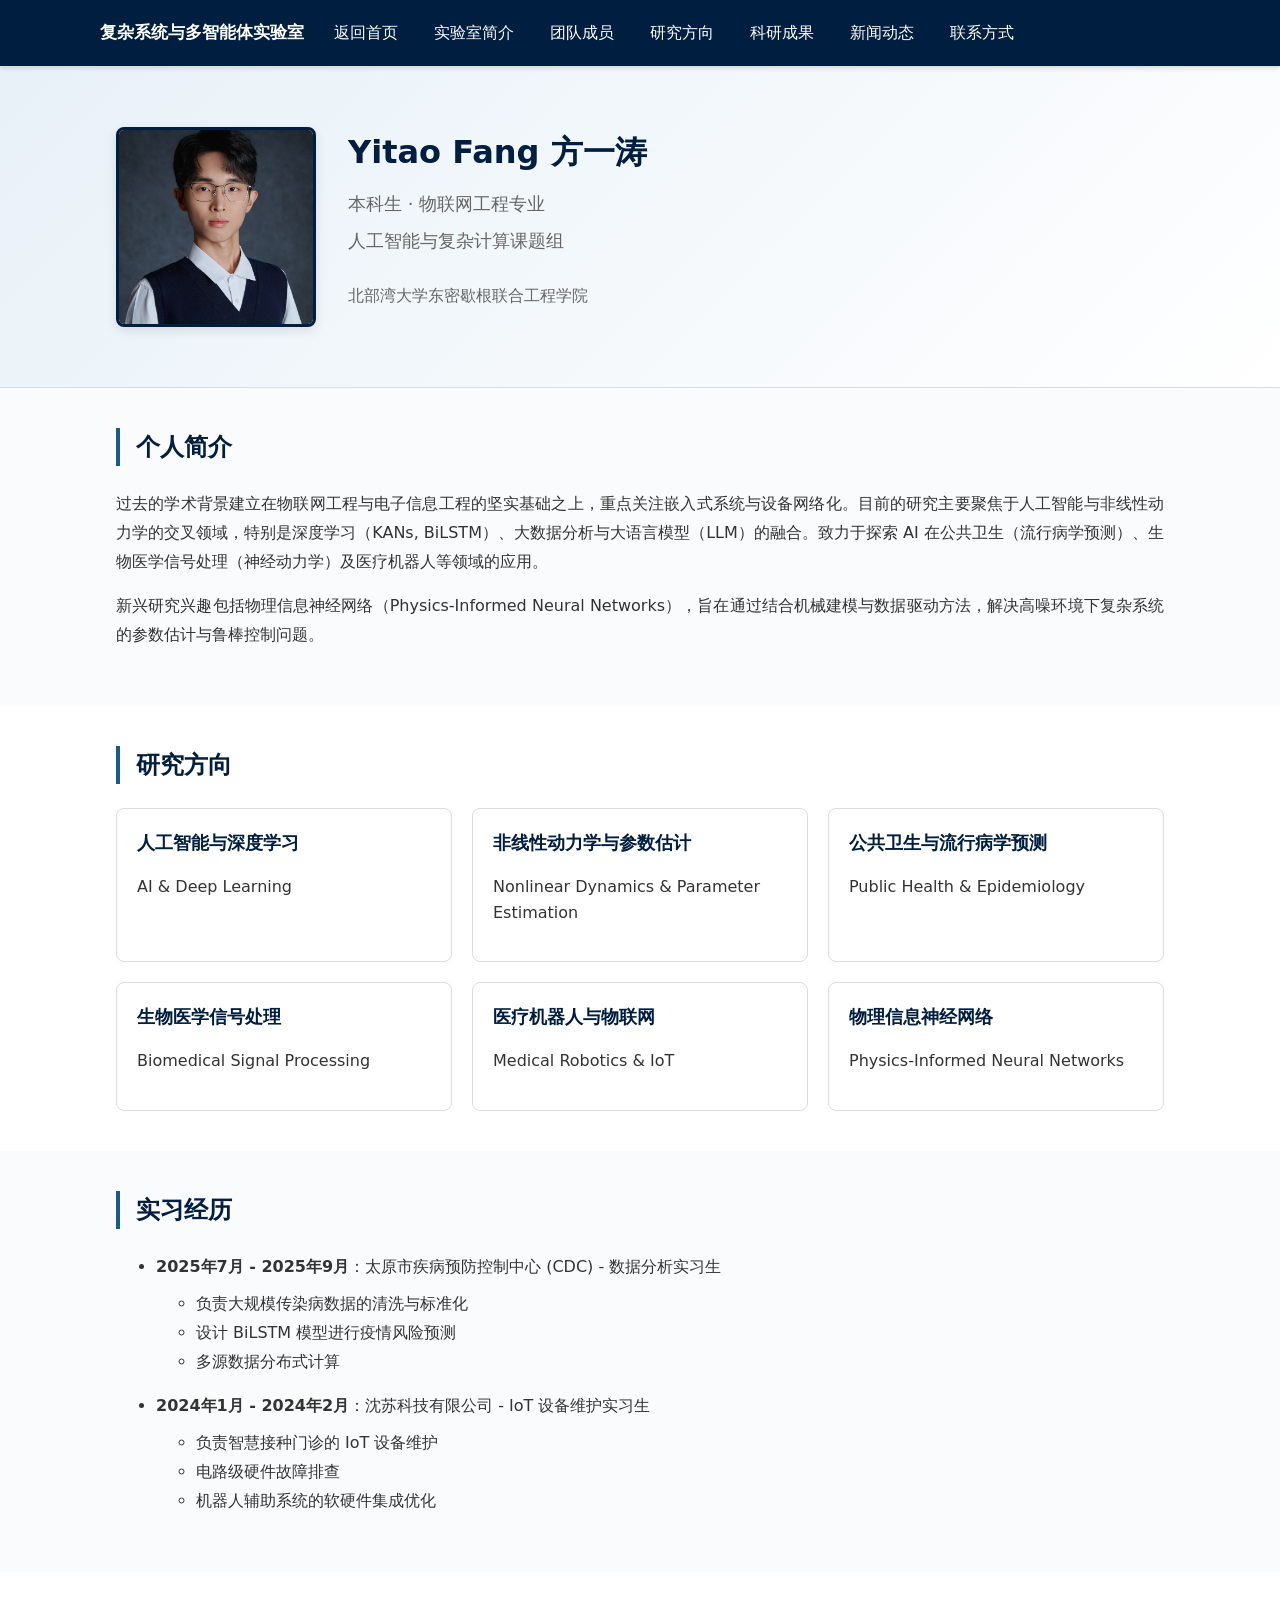
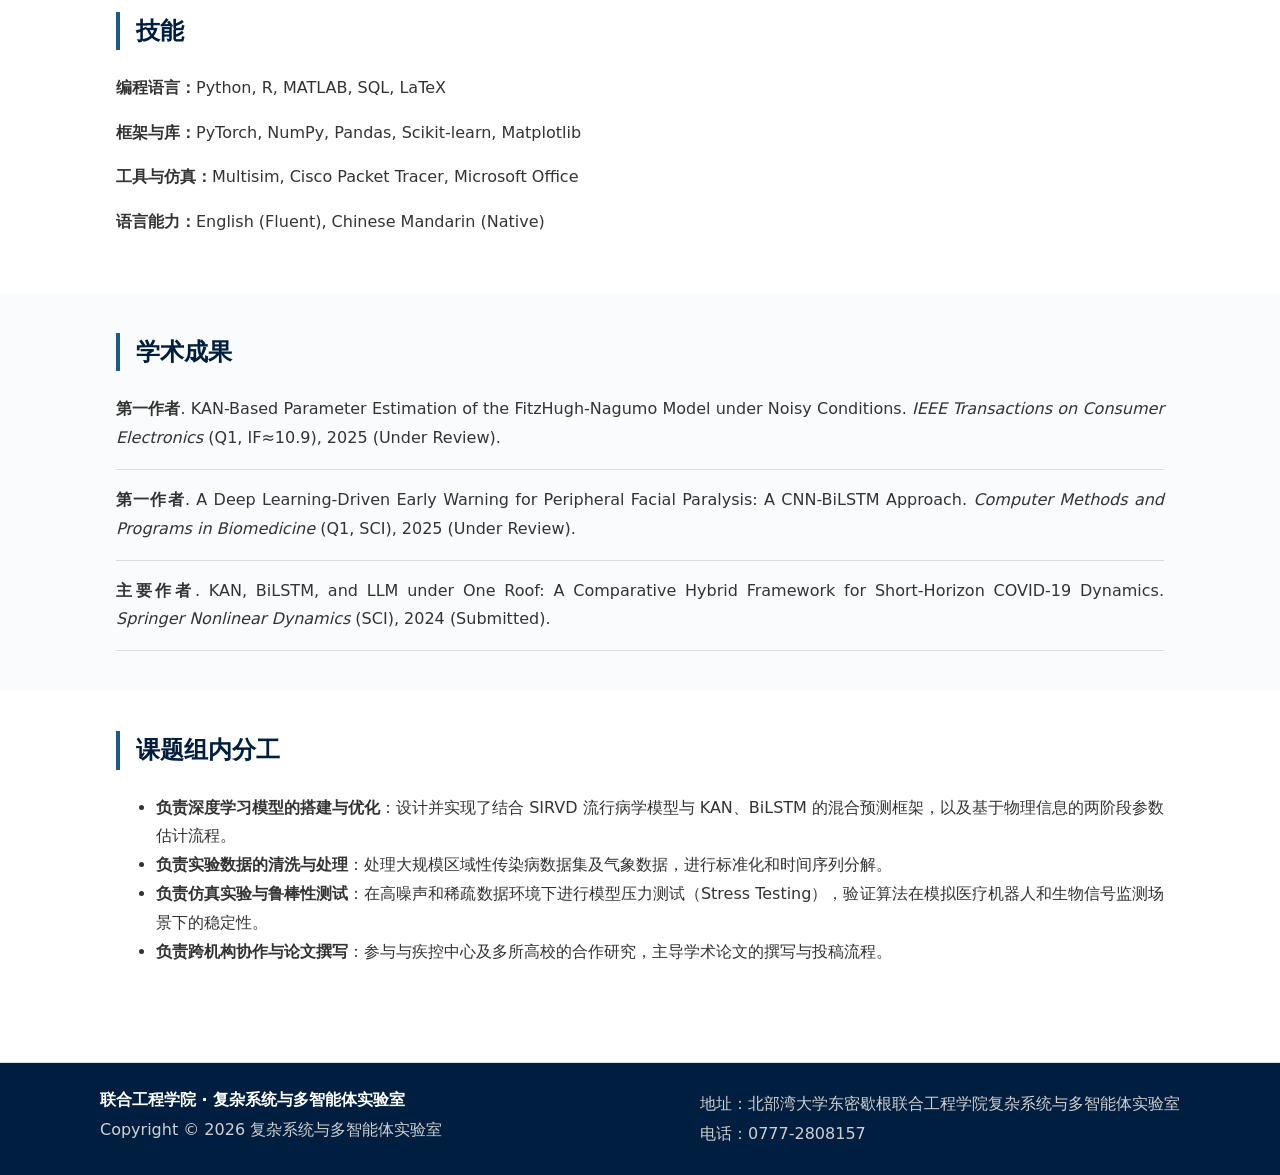
<file: pages/fyt.html>
<!doctype html>
<html lang="zh-CN">
<head>
  <meta charset="utf-8">
  <meta name="viewport" content="width=device-width, initial-scale=1">
  <title>Yitao Fang - 复杂系统与多智能体实验室</title>
  <meta name="description" content="Yitao Fang个人主页 - 复杂系统与多智能体实验室">
  <link rel="stylesheet" href="../assets/css/styles.css">
  <style>
    .profile-header {
      background: linear-gradient(135deg, #e8f1f8, #ffffff);
      padding: 60px 0;
      border-bottom: 1px solid var(--border);
    }
    .profile-header-inner {
      display: grid;
      grid-template-columns: 200px 1fr;
      gap: 32px;
      align-items: start;
    }
    .profile-photo {
      width: 200px;
      height: 200px;
      border-radius: 8px;
      object-fit: cover;
      border: 3px solid var(--primary);
      box-shadow: 0 4px 12px rgba(0,0,0,0.1);
    }
    .profile-info h1 {
      margin: 0 0 12px;
      font-size: 32px;
      color: var(--primary);
    }
    .profile-title {
      font-size: 18px;
      color: var(--muted);
      margin-bottom: 8px;
    }
    .profile-contact {
      display: flex;
      flex-direction: column;
      gap: 8px;
      margin-top: 20px;
    }
    .profile-contact a {
      color: var(--primary);
      text-decoration: none;
      display: flex;
      align-items: center;
      gap: 8px;
    }
    .profile-contact a:hover {
      color: var(--accent);
    }
    .profile-section {
      padding: 40px 0;
    }
    .profile-section h2 {
      margin: 0 0 24px;
      font-size: 24px;
      color: var(--primary);
      border-left: 4px solid var(--accent);
      padding-left: 16px;
    }
    .profile-section:nth-child(even) {
      background: var(--bg-section);
    }
    .bio-content {
      line-height: 1.8;
      font-size: 16px;
      color: var(--text);
      text-align: justify;
    }
    .research-areas {
      display: grid;
      grid-template-columns: repeat(auto-fit, minmax(250px, 1fr));
      gap: 20px;
      margin-top: 24px;
    }
    .research-item {
      background: #fff;
      border: 1px solid var(--border);
      border-radius: 8px;
      padding: 20px;
      transition: all 0.3s ease;
    }
    .research-item:hover {
      box-shadow: 0 4px 12px rgba(0,91,172,0.15);
      transform: translateY(-2px);
    }
    .research-item h3 {
      margin: 0 0 8px;
      font-size: 18px;
      color: var(--primary);
    }
    @media (max-width: 768px) {
      .profile-header-inner {
        grid-template-columns: 1fr;
        text-align: center;
      }
      .profile-photo {
        margin: 0 auto;
      }
    }
  </style>
</head>
<body>
  <header class="site-header">
    <div class="container header-inner">
      <div class="branding">
        <a href="../index.html" class="logo">复杂系统与多智能体实验室</a>
      </div>
      <button class="hamburger" aria-label="Toggle navigation">☰</button>
      <nav class="site-nav" id="site-nav">
        <a href="../index.html">返回首页</a>
        <a href="../index.html#about">实验室简介</a>
        <a href="../index.html#people">团队成员</a>
        <a href="../index.html#research">研究方向</a>
        <a href="../index.html#publications">科研成果</a>
        <a href="../index.html#news">新闻动态</a>
        <a href="../index.html#contact">联系方式</a>
      </nav>
    </div>
  </header>

  <main>
    <!-- Profile Header -->
    <section class="profile-header">
      <div class="container">
        <div class="profile-header-inner">
          <img src="../assets/img/fyt.jpg" alt="Yitao Fang" class="profile-photo">
          <div class="profile-info">
            <h1>Yitao Fang 方一涛</h1>
            <div class="profile-title">本科生 · 物联网工程专业</div>
            <div class="profile-title">人工智能与复杂计算课题组</div>
            <div class="profile-contact">
              <div style="margin-top: 8px; color: var(--muted);">
                <span>北部湾大学东密歇根联合工程学院</span>
              </div>
            </div>
          </div>
        </div>
      </div>
    </section>

    <!-- Biography -->
    <section class="profile-section">
      <div class="container">
        <h2>个人简介</h2>
        <div class="bio-content">
          <p>
            过去的学术背景建立在物联网工程与电子信息工程的坚实基础之上，重点关注嵌入式系统与设备网络化。目前的研究主要聚焦于人工智能与非线性动力学的交叉领域，特别是深度学习（KANs, BiLSTM）、大数据分析与大语言模型（LLM）的融合。致力于探索 AI 在公共卫生（流行病学预测）、生物医学信号处理（神经动力学）及医疗机器人等领域的应用。
          </p>
          <p>
            新兴研究兴趣包括物理信息神经网络（Physics-Informed Neural Networks），旨在通过结合机械建模与数据驱动方法，解决高噪环境下复杂系统的参数估计与鲁棒控制问题。
          </p>
        </div>
      </div>
    </section>

    <!-- Research Areas -->
    <section class="profile-section">
      <div class="container">
        <h2>研究方向</h2>
        <div class="research-areas">
          <div class="research-item">
            <h3>人工智能与深度学习</h3>
            <p class="muted">AI & Deep Learning</p>
          </div>
          <div class="research-item">
            <h3>非线性动力学与参数估计</h3>
            <p class="muted">Nonlinear Dynamics & Parameter Estimation</p>
          </div>
          <div class="research-item">
            <h3>公共卫生与流行病学预测</h3>
            <p class="muted">Public Health & Epidemiology</p>
          </div>
          <div class="research-item">
            <h3>生物医学信号处理</h3>
            <p class="muted">Biomedical Signal Processing</p>
          </div>
          <div class="research-item">
            <h3>医疗机器人与物联网</h3>
            <p class="muted">Medical Robotics & IoT</p>
          </div>
          <div class="research-item">
            <h3>物理信息神经网络</h3>
            <p class="muted">Physics-Informed Neural Networks</p>
          </div>
        </div>
      </div>
    </section>

    <!-- Internship Experience -->
    <section class="profile-section">
      <div class="container">
        <h2>实习经历</h2>
        <div class="bio-content">
          <ul>
            <li><strong>2025年7月 - 2025年9月</strong>：太原市疾病预防控制中心 (CDC) - 数据分析实习生
              <ul style="margin-top: 8px;">
                <li>负责大规模传染病数据的清洗与标准化</li>
                <li>设计 BiLSTM 模型进行疫情风险预测</li>
                <li>多源数据分布式计算</li>
              </ul>
            </li>
            <li style="margin-top: 16px;"><strong>2024年1月 - 2024年2月</strong>：沈苏科技有限公司 - IoT 设备维护实习生
              <ul style="margin-top: 8px;">
                <li>负责智慧接种门诊的 IoT 设备维护</li>
                <li>电路级硬件故障排查</li>
                <li>机器人辅助系统的软硬件集成优化</li>
              </ul>
            </li>
          </ul>
        </div>
      </div>
    </section>

    <!-- Skills -->
    <section class="profile-section">
      <div class="container">
        <h2>技能</h2>
        <div class="bio-content">
          <p><strong>编程语言：</strong>Python, R, MATLAB, SQL, LaTeX</p>
          <p><strong>框架与库：</strong>PyTorch, NumPy, Pandas, Scikit-learn, Matplotlib</p>
          <p><strong>工具与仿真：</strong>Multisim, Cisco Packet Tracer, Microsoft Office</p>
          <p><strong>语言能力：</strong>English (Fluent), Chinese Mandarin (Native)</p>
        </div>
      </div>
    </section>

    <!-- Publications -->
    <section class="profile-section">
      <div class="container">
        <h2>学术成果</h2>
        <div class="bio-content">
          <div class="pub-list">
            <div class="pub-item">
              <div><strong>第一作者</strong>. KAN-Based Parameter Estimation of the FitzHugh-Nagumo Model under Noisy Conditions. <em>IEEE Transactions on Consumer Electronics</em> (Q1, IF≈10.9), 2025 (Under Review).</div>
            </div>
            <div class="pub-item">
              <div><strong>第一作者</strong>. A Deep Learning-Driven Early Warning for Peripheral Facial Paralysis: A CNN-BiLSTM Approach. <em>Computer Methods and Programs in Biomedicine</em> (Q1, SCI), 2025 (Under Review).</div>
            </div>
            <div class="pub-item">
              <div><strong>主要作者</strong>. KAN, BiLSTM, and LLM under One Roof: A Comparative Hybrid Framework for Short-Horizon COVID-19 Dynamics. <em>Springer Nonlinear Dynamics</em> (SCI), 2024 (Submitted).</div>
            </div>
          </div>
        </div>
      </div>
    </section>

    <!-- Team Responsibilities -->
    <section class="profile-section">
      <div class="container">
        <h2>课题组内分工</h2>
        <div class="bio-content">
          <ul>
            <li><strong>负责深度学习模型的搭建与优化</strong>：设计并实现了结合 SIRVD 流行病学模型与 KAN、BiLSTM 的混合预测框架，以及基于物理信息的两阶段参数估计流程。</li>
            <li><strong>负责实验数据的清洗与处理</strong>：处理大规模区域性传染病数据集及气象数据，进行标准化和时间序列分解。</li>
            <li><strong>负责仿真实验与鲁棒性测试</strong>：在高噪声和稀疏数据环境下进行模型压力测试（Stress Testing），验证算法在模拟医疗机器人和生物信号监测场景下的稳定性。</li>
            <li><strong>负责跨机构协作与论文撰写</strong>：参与与疾控中心及多所高校的合作研究，主导学术论文的撰写与投稿流程。</li>
          </ul>
        </div>
      </div>
    </section>
  </main>

  <footer class="site-footer">
    <div class="container footer-inner">
      <div>
        <strong>联合工程学院 · 复杂系统与多智能体实验室</strong>
        <p>Copyright © <span id="copyright-year"></span> 复杂系统与多智能体实验室</p>
      </div>
      <div class="footer-contact">
        <p>地址：北部湾大学东密歇根联合工程学院复杂系统与多智能体实验室</p>
        <p>电话：0777-2808157</p>
      </div>  
    </div>
  </footer>

  <script>
    // Set copyright year
    document.getElementById('copyright-year').textContent = new Date().getFullYear();

    // Hamburger menu
    const hamburger = document.querySelector('.hamburger');
    const nav = document.getElementById('site-nav');
    hamburger.addEventListener('click', () => {
      nav.classList.toggle('open');
    });

    // Close menu on link click
    nav.querySelectorAll('a').forEach(a => {
      a.addEventListener('click', () => {
        nav.classList.remove('open');
      });
    });
  </script>
</body>
</html>
</file>
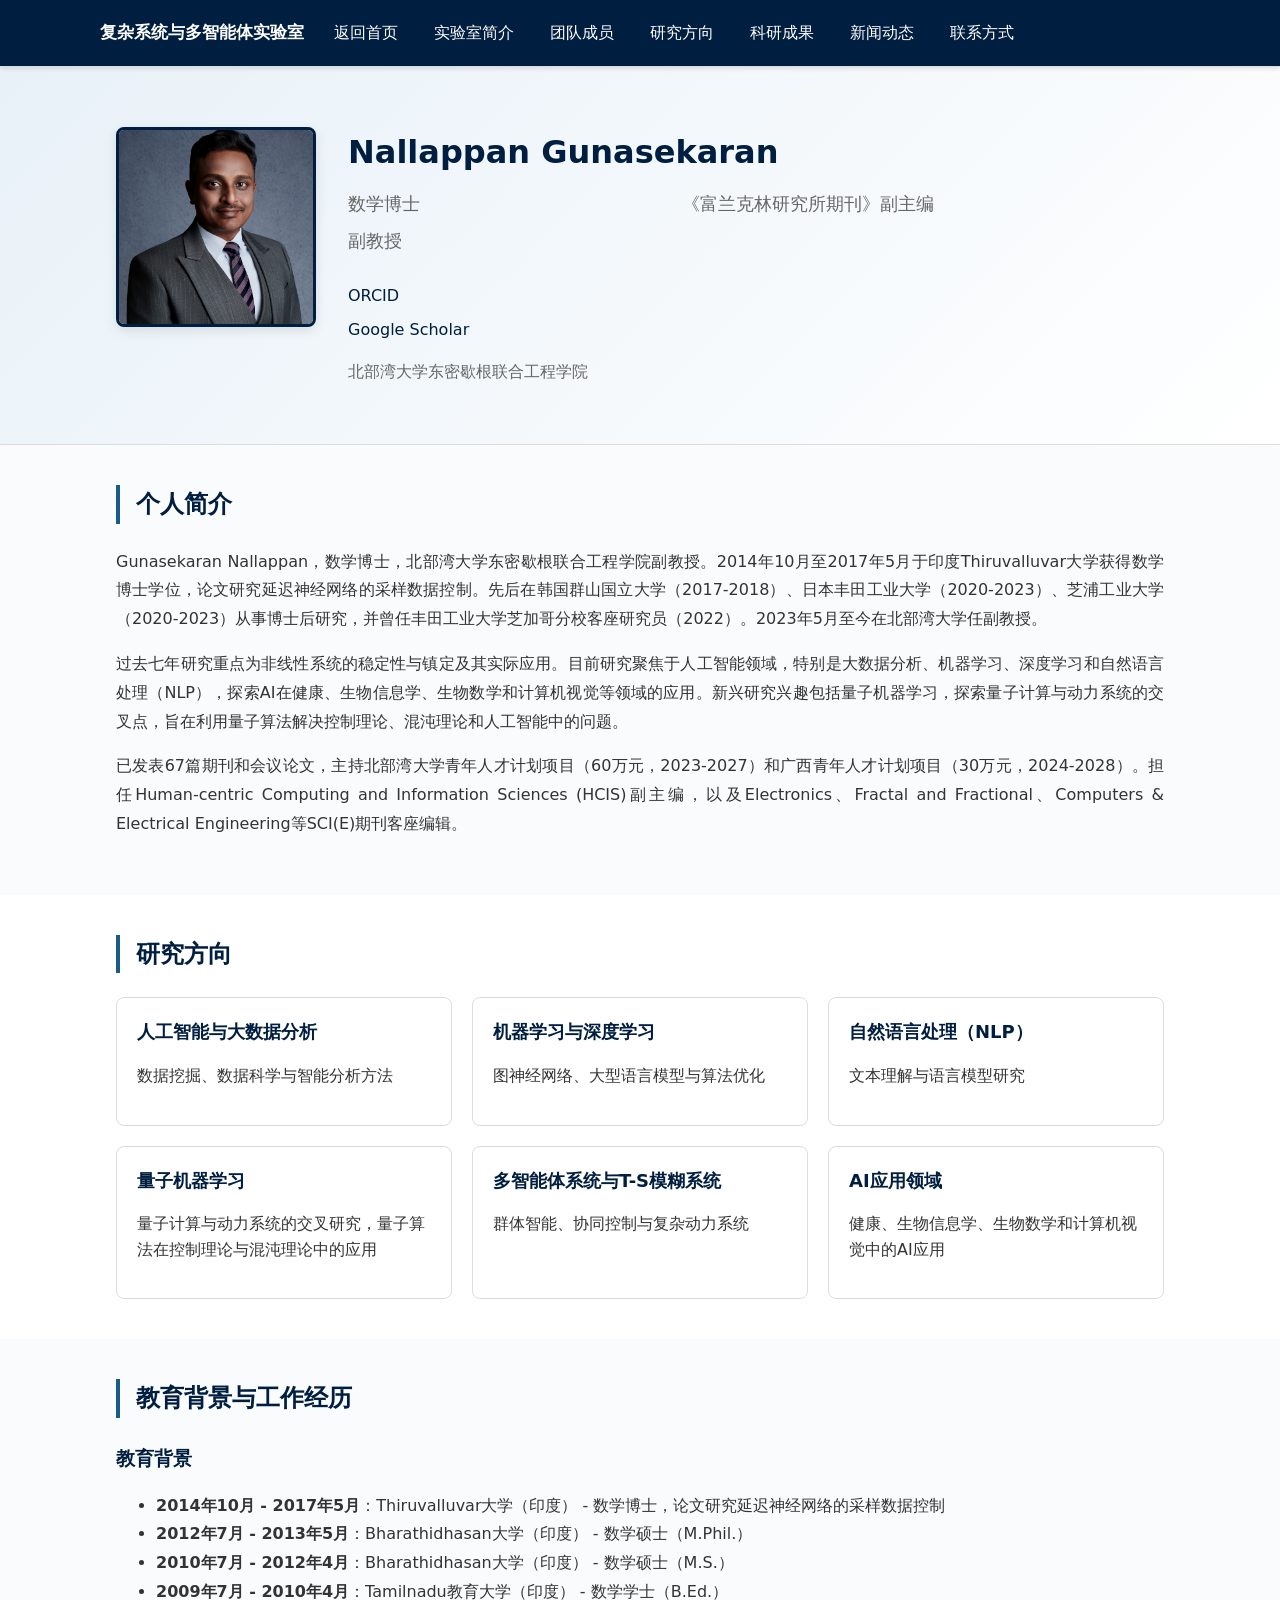
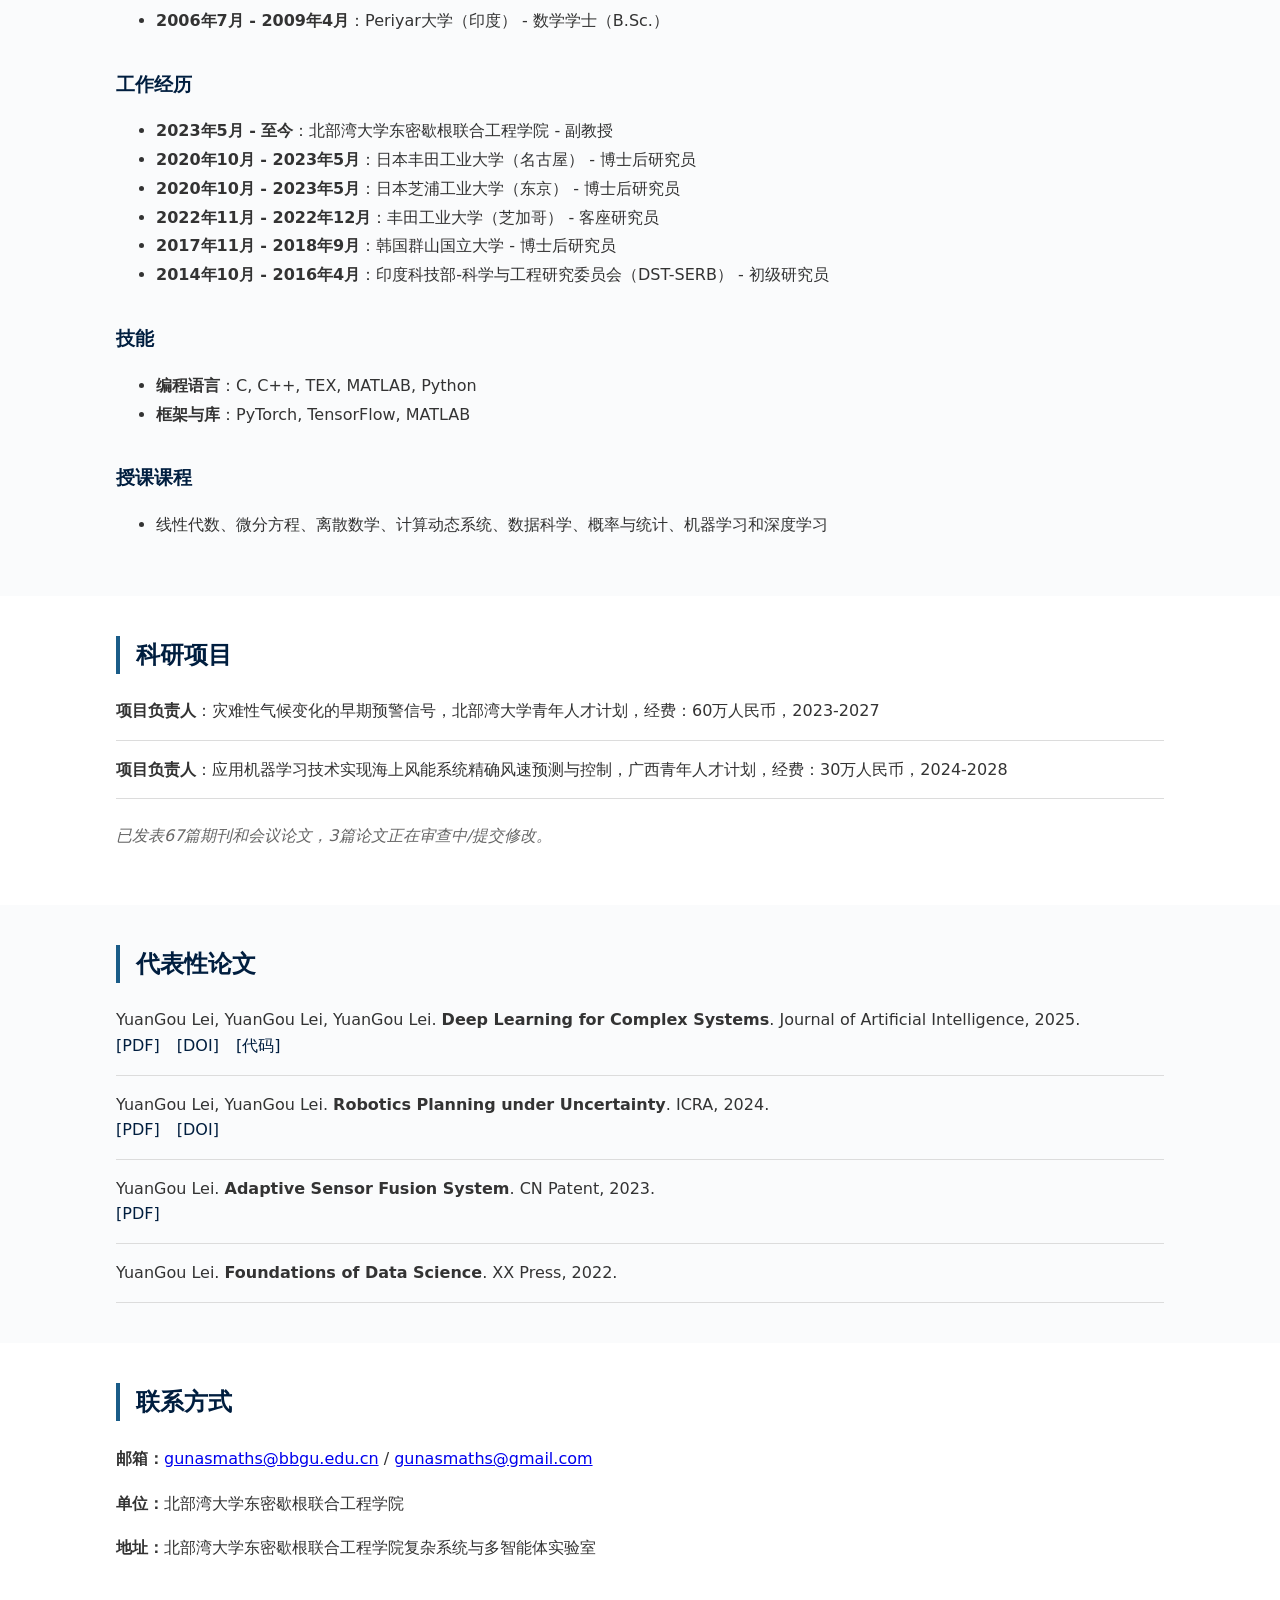
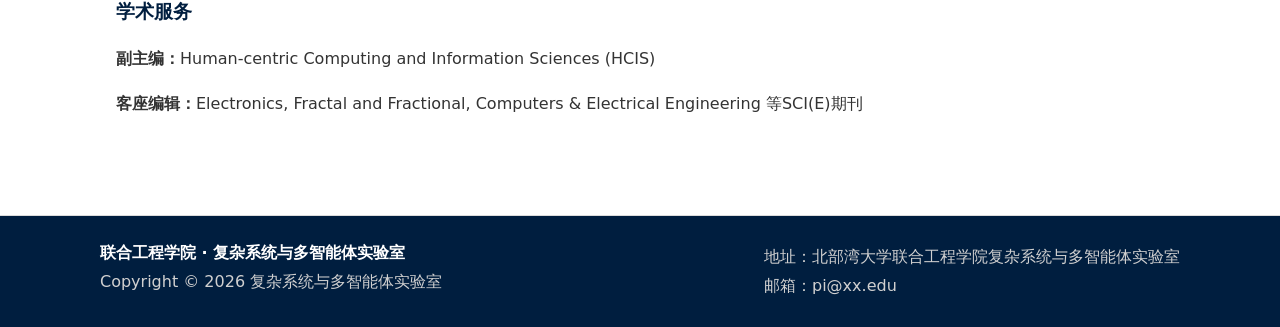
<file: pages/guna.html>
<!doctype html>
<html lang="zh-CN">
<head>
  <meta charset="utf-8">
  <meta name="viewport" content="width=device-width, initial-scale=1">
  <title>Gunasekaran Nallappan - 复杂系统与多智能体实验室</title>
  <meta name="description" content="Gunasekaran Nallappan教授个人主页 - 复杂系统与多智能体实验室">
  <link rel="stylesheet" href="../assets/css/styles.css">
  <style>
    .profile-header {
      background: linear-gradient(135deg, #e8f1f8, #ffffff);
      padding: 60px 0;
      border-bottom: 1px solid var(--border);
    }
    .profile-header-inner {
      display: grid;
      grid-template-columns: 200px 1fr;
      gap: 32px;
      align-items: start;
    }
    .profile-photo {
      width: 200px;
      height: 200px;
      border-radius: 8px;
      object-fit: cover;
      border: 3px solid var(--primary);
      box-shadow: 0 4px 12px rgba(0,0,0,0.1);
    }
    .profile-info h1 {
      margin: 0 0 12px;
      font-size: 32px;
      color: var(--primary);
    }
    .profile-title {
      font-size: 18px;
      color: var(--muted);
      margin-bottom: 8px;
    }
    .profile-titles-container {
      display: grid;
      grid-template-columns: auto auto;
      gap: 32px;
      align-items: start;
      margin-bottom: 16px;
    }
    .profile-titles-column {
      display: flex;
      flex-direction: column;
    }
    .profile-contact {
      display: flex;
      flex-direction: column;
      gap: 8px;
      margin-top: 20px;
    }
    .profile-contact a {
      color: var(--primary);
      text-decoration: none;
      display: flex;
      align-items: center;
      gap: 8px;
    }
    .profile-contact a:hover {
      color: var(--accent);
    }
    .profile-section {
      padding: 40px 0;
    }
    .profile-section h2 {
      margin: 0 0 24px;
      font-size: 24px;
      color: var(--primary);
      border-left: 4px solid var(--accent);
      padding-left: 16px;
    }
    .profile-section:nth-child(even) {
      background: var(--bg-section);
    }
    .bio-content {
      line-height: 1.8;
      font-size: 16px;
      color: var(--text);
      text-align: justify;
    }
    .research-areas {
      display: grid;
      grid-template-columns: repeat(auto-fit, minmax(250px, 1fr));
      gap: 20px;
      margin-top: 24px;
    }
    .research-item {
      background: #fff;
      border: 1px solid var(--border);
      border-radius: 8px;
      padding: 20px;
      transition: all 0.3s ease;
    }
    .research-item:hover {
      box-shadow: 0 4px 12px rgba(0,91,172,0.15);
      transform: translateY(-2px);
    }
    .research-item h3 {
      margin: 0 0 8px;
      font-size: 18px;
      color: var(--primary);
    }
    @media (max-width: 768px) {
      .profile-header-inner {
        grid-template-columns: 1fr;
        text-align: center;
      }
      .profile-photo {
        margin: 0 auto;
      }
    }
  </style>
</head>
<body>
  <header class="site-header">
    <div class="container header-inner">
      <div class="branding">
        <a href="../index.html" class="logo">复杂系统与多智能体实验室</a>
      </div>
      <button class="hamburger" aria-label="Toggle navigation">☰</button>
      <nav class="site-nav" id="site-nav">
        <a href="../index.html">返回首页</a>
        <a href="../index.html#about">实验室简介</a>
        <a href="../index.html#people">团队成员</a>
        <a href="../index.html#research">研究方向</a>
        <a href="../index.html#publications">科研成果</a>
        <a href="../index.html#news">新闻动态</a>
        <a href="../index.html#contact">联系方式</a>
      </nav>
    </div>
  </header>

  <main>
    <!-- Profile Header -->
    <section class="profile-header">
      <div class="container">
        <div class="profile-header-inner">
          <img src="../assets/img/guna.jpg" alt="Gunasekaran Nallappan" class="profile-photo">
          <div class="profile-info">
            <h1>Nallappan Gunasekaran</h1>
            <div class="profile-titles-container">
              <div class="profile-titles-column">
                <div class="profile-title">数学博士</div>
                <div class="profile-title">副教授</div>
              </div>
              <div class="profile-titles-column">
                <div class="profile-title">《富兰克林研究所期刊》副主编</div>
              </div>
            </div>
            <div class="profile-contact">
              <a href="https://orcid.org/0000-0003-0375-7917" target="_blank">
                <span>ORCID</span>
              </a>
              <a href="https://scholar.google.com/citations?user=4MhMsUkAAAAJ&hl=en" target="_blank">
                <span>Google Scholar</span>
              </a>
              <div style="margin-top: 8px; color: var(--muted);">
                <span></span>
                <span>北部湾大学东密歇根联合工程学院</span>
              </div>
            </div>
          </div>
        </div>
      </div>
    </section>

    <!-- Biography -->
    <section class="profile-section">
      <div class="container">
        <h2>个人简介</h2>
        <div class="bio-content">
          <p>
            Gunasekaran Nallappan，数学博士，北部湾大学东密歇根联合工程学院副教授。2014年10月至2017年5月于印度Thiruvalluvar大学获得数学博士学位，论文研究延迟神经网络的采样数据控制。先后在韩国群山国立大学（2017-2018）、日本丰田工业大学（2020-2023）、芝浦工业大学（2020-2023）从事博士后研究，并曾任丰田工业大学芝加哥分校客座研究员（2022）。2023年5月至今在北部湾大学任副教授。
          </p>
          <p>
            过去七年研究重点为非线性系统的稳定性与镇定及其实际应用。目前研究聚焦于人工智能领域，特别是大数据分析、机器学习、深度学习和自然语言处理（NLP），探索AI在健康、生物信息学、生物数学和计算机视觉等领域的应用。新兴研究兴趣包括量子机器学习，探索量子计算与动力系统的交叉点，旨在利用量子算法解决控制理论、混沌理论和人工智能中的问题。
          </p>
          <p>
            已发表67篇期刊和会议论文，主持北部湾大学青年人才计划项目（60万元，2023-2027）和广西青年人才计划项目（30万元，2024-2028）。担任Human-centric Computing and Information Sciences (HCIS)副主编，以及Electronics、Fractal and Fractional、Computers & Electrical Engineering等SCI(E)期刊客座编辑。
          </p>
        </div>
      </div>
    </section>

    <!-- Research Areas -->
    <section class="profile-section">
      <div class="container">
        <h2>研究方向</h2>
        <div class="research-areas">
          <div class="research-item">
            <h3>人工智能与大数据分析</h3>
            <p class="muted">数据挖掘、数据科学与智能分析方法</p>
          </div>
          <div class="research-item">
            <h3>机器学习与深度学习</h3>
            <p class="muted">图神经网络、大型语言模型与算法优化</p>
          </div>
          <div class="research-item">
            <h3>自然语言处理（NLP）</h3>
            <p class="muted">文本理解与语言模型研究</p>
          </div>
          <div class="research-item">
            <h3>量子机器学习</h3>
            <p class="muted">量子计算与动力系统的交叉研究，量子算法在控制理论与混沌理论中的应用</p>
          </div>
          <div class="research-item">
            <h3>多智能体系统与T-S模糊系统</h3>
            <p class="muted">群体智能、协同控制与复杂动力系统</p>
          </div>
          <div class="research-item">
            <h3>AI应用领域</h3>
            <p class="muted">健康、生物信息学、生物数学和计算机视觉中的AI应用</p>
          </div>
        </div>
      </div>
    </section>

    <!-- Education & Experience -->
    <section class="profile-section">
      <div class="container">
        <h2>教育背景与工作经历</h2>
        <div class="bio-content">
          <h3 style="color: var(--primary); margin-top: 24px; margin-bottom: 12px;">教育背景</h3>
          <ul>
            <li><strong>2014年10月 - 2017年5月</strong>：Thiruvalluvar大学（印度） - 数学博士，论文研究延迟神经网络的采样数据控制</li>
            <li><strong>2012年7月 - 2013年5月</strong>：Bharathidhasan大学（印度） - 数学硕士（M.Phil.）</li>
            <li><strong>2010年7月 - 2012年4月</strong>：Bharathidhasan大学（印度） - 数学硕士（M.S.）</li>
            <li><strong>2009年7月 - 2010年4月</strong>：Tamilnadu教育大学（印度） - 数学学士（B.Ed.）</li>
            <li><strong>2006年7月 - 2009年4月</strong>：Periyar大学（印度） - 数学学士（B.Sc.）</li>
          </ul>
          
          <h3 style="color: var(--primary); margin-top: 32px; margin-bottom: 12px;">工作经历</h3>
          <ul>
            <li><strong>2023年5月 - 至今</strong>：北部湾大学东密歇根联合工程学院 - 副教授</li>
            <li><strong>2020年10月 - 2023年5月</strong>：日本丰田工业大学（名古屋） - 博士后研究员</li>
            <li><strong>2020年10月 - 2023年5月</strong>：日本芝浦工业大学（东京） - 博士后研究员</li>
            <li><strong>2022年11月 - 2022年12月</strong>：丰田工业大学（芝加哥） - 客座研究员</li>
            <li><strong>2017年11月 - 2018年9月</strong>：韩国群山国立大学 - 博士后研究员</li>
            <li><strong>2014年10月 - 2016年4月</strong>：印度科技部-科学与工程研究委员会（DST-SERB） - 初级研究员</li>
          </ul>
          
          <h3 style="color: var(--primary); margin-top: 32px; margin-bottom: 12px;">技能</h3>
          <ul>
            <li><strong>编程语言</strong>：C, C++, TEX, MATLAB, Python</li>
            <li><strong>框架与库</strong>：PyTorch, TensorFlow, MATLAB</li>
          </ul>
          
          <h3 style="color: var(--primary); margin-top: 32px; margin-bottom: 12px;">授课课程</h3>
          <ul>
            <li>线性代数、微分方程、离散数学、计算动态系统、数据科学、概率与统计、机器学习和深度学习</li>
          </ul>
        </div>
      </div>
    </section>

    <!-- Research Projects -->
    <section class="profile-section">
      <div class="container">
        <h2>科研项目</h2>
        <div id="projects-content" style="margin-top: 24px;">
          <div class="pub-list">
            <div class="pub-item">
              <div><strong>项目负责人</strong>：灾难性气候变化的早期预警信号，北部湾大学青年人才计划，经费：60万人民币，2023-2027</div>
            </div>
            <div class="pub-item">
              <div><strong>项目负责人</strong>：应用机器学习技术实现海上风能系统精确风速预测与控制，广西青年人才计划，经费：30万人民币，2024-2028</div>
            </div>
          </div>
          <p style="margin-top: 24px; color: var(--muted); font-style: italic;">已发表67篇期刊和会议论文，3篇论文正在审查中/提交修改。</p>
        </div>
      </div>
    </section>

    <!-- Publications -->
    <section class="profile-section">
      <div class="container">
        <h2>代表性论文</h2>
        <div id="publications-content" style="margin-top: 24px;">
          <p class="muted">论文信息加载中...</p>
        </div>
      </div>
    </section>

    <!-- Contact -->
    <section class="profile-section">
      <div class="container">
        <h2>联系方式</h2>
        <div class="bio-content">
          <p><strong>邮箱：</strong><a href="mailto:gunasmaths@bbgu.edu.cn">gunasmaths@bbgu.edu.cn</a> / <a href="mailto:gunasmaths@gmail.com">gunasmaths@gmail.com</a></p>
          <p><strong>单位：</strong>北部湾大学东密歇根联合工程学院</p>
          <p><strong>地址：</strong>北部湾大学东密歇根联合工程学院复杂系统与多智能体实验室</p>
          
          <h3 style="color: var(--primary); margin-top: 32px; margin-bottom: 12px;">学术服务</h3>
          <p><strong>副主编：</strong>Human-centric Computing and Information Sciences (HCIS)</p>
          <p><strong>客座编辑：</strong>Electronics, Fractal and Fractional, Computers & Electrical Engineering 等SCI(E)期刊</p>
        </div>
      </div>
    </section>
  </main>

  <footer class="site-footer">
    <div class="container footer-inner">
      <div>
        <strong>联合工程学院 · 复杂系统与多智能体实验室</strong>
        <p>Copyright © <span id="copyright-year"></span> 复杂系统与多智能体实验室</p>
      </div>
      <div class="footer-contact">
        <p>地址：北部湾大学联合工程学院复杂系统与多智能体实验室</p>
        <p>邮箱：pi@xx.edu</p>
      </div>
    </div>
  </footer>

  <script>
    // Set copyright year
    document.getElementById('copyright-year').textContent = new Date().getFullYear();

    // Hamburger menu
    const hamburger = document.querySelector('.hamburger');
    const nav = document.getElementById('site-nav');
    hamburger.addEventListener('click', () => {
      nav.classList.toggle('open');
    });

    // Close menu on link click
    nav.querySelectorAll('a').forEach(a => {
      a.addEventListener('click', () => {
        nav.classList.remove('open');
      });
    });

    // Load publications (filter by professor name)
    async function loadPublications() {
      try {
        const pubs = await fetchJSON('../content/publications.json');
        const professorName = 'Gunasekaran Nallappan';
        
        // Filter publications that might be related to this professor
        // In a real scenario, you'd have a field in publications.json linking to authors
        const filteredPubs = pubs.filter(p => 
          p.authors && p.authors.toLowerCase().includes('gunasekaran') || 
          p.authors && p.authors.toLowerCase().includes('nallappan')
        );

        if (filteredPubs.length === 0) {
          // Show all publications if no specific filter matches
          filteredPubs.push(...pubs.slice(0, 5)); // Show first 5 as example
        }

        const years = [...new Set(filteredPubs.map(p => p.year))].sort((a, b) => b - a);
        
        const items = filteredPubs
          .sort((a, b) => b.year - a.year)
          .map(p => `
            <div class="pub-item">
              <div>${p.authors}. <strong>${p.title}</strong>. ${p.venue}, ${p.year}.</div>
              <div class="pub-links">
                ${p.links?.pdf ? `<a href="${p.links.pdf}" target="_blank">[PDF]</a>` : ''}
                ${p.links?.doi ? `<a href="${p.links.doi}" target="_blank">[DOI]</a>` : ''}
                ${p.links?.code ? `<a href="${p.links.code}" target="_blank">[代码]</a>` : ''}
              </div>
            </div>
          `).join('');

        document.getElementById('publications-content').innerHTML = `
          <ul class="pub-list">${items}</ul>
        `;
      } catch (e) {
        console.error(e);
        document.getElementById('publications-content').innerHTML = 
          '<p class="muted">暂无论文信息</p>';
      }
    }

    async function fetchJSON(path) {
      const res = await fetch(path);
      if (!res.ok) throw new Error('Failed to load ' + path);
      return res.json();
    }

    // Load publications on page load
    loadPublications();
  </script>
</body>
</html>
</file>
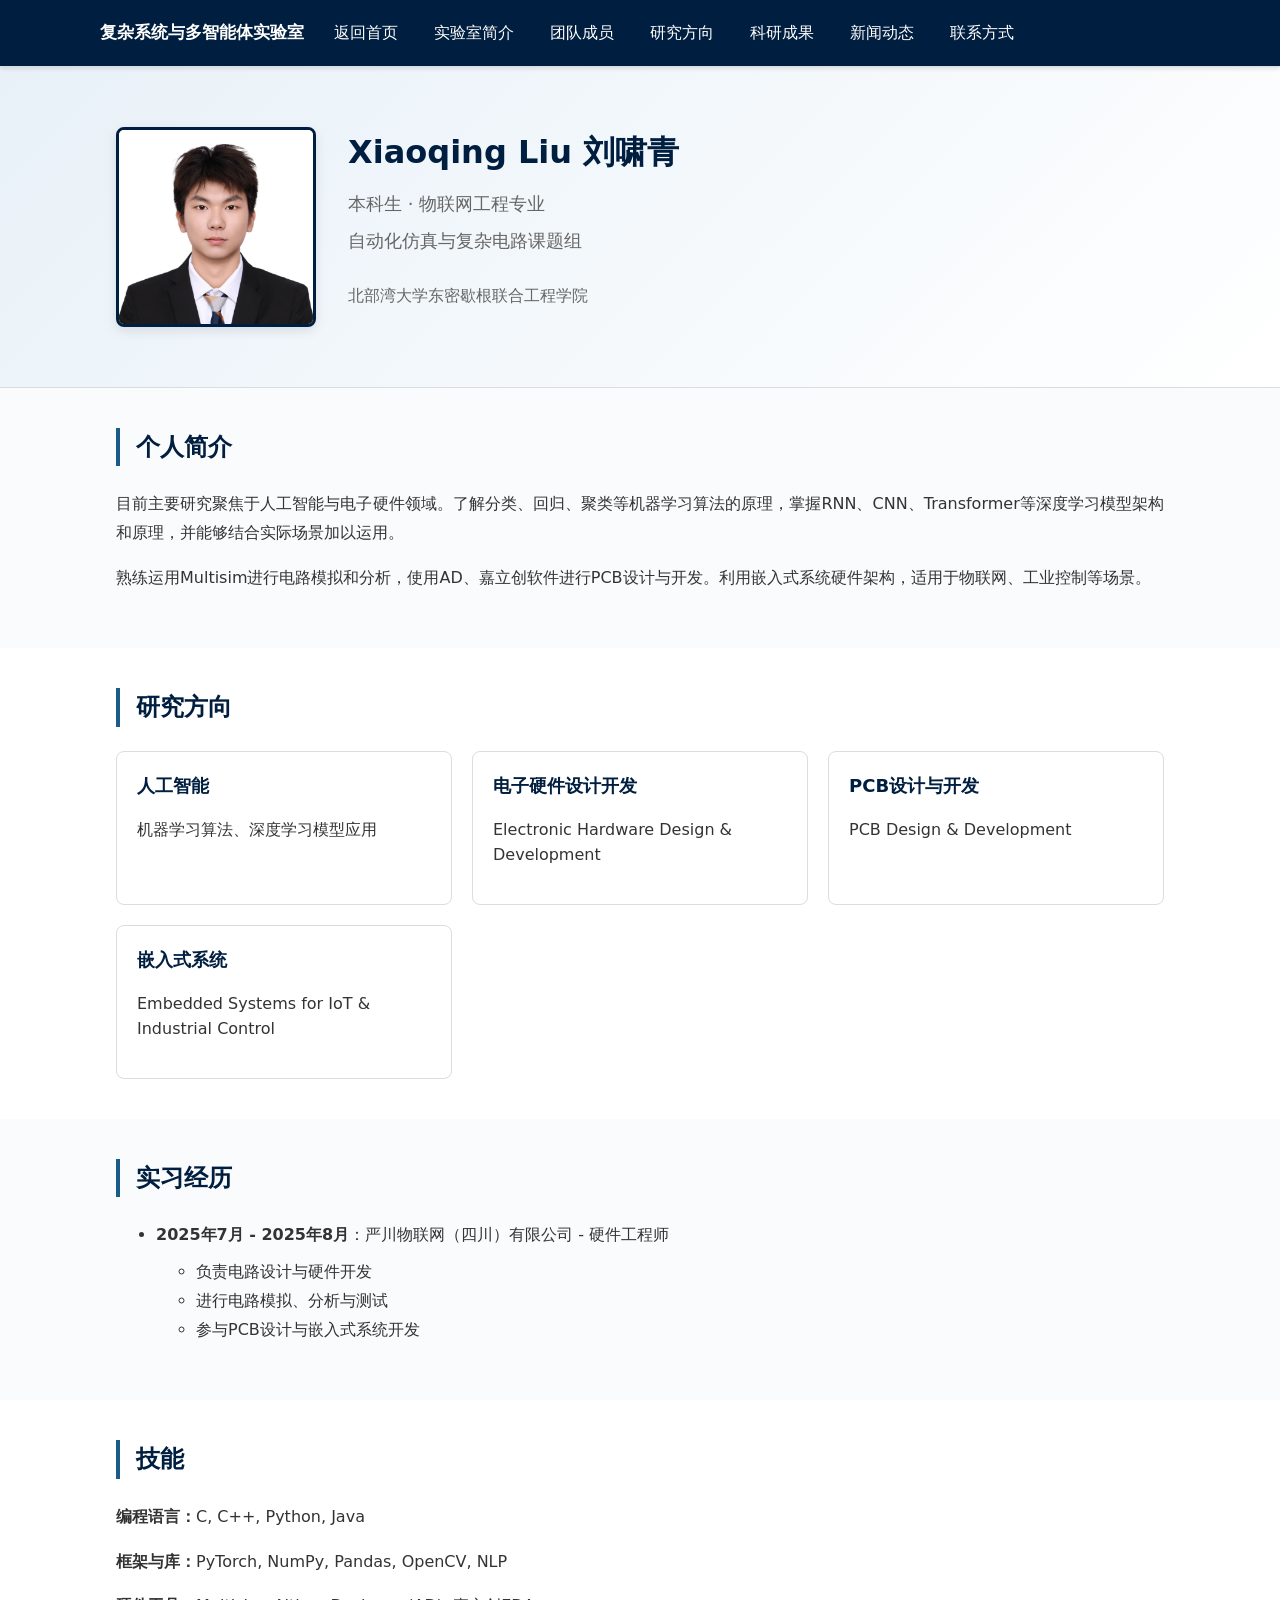
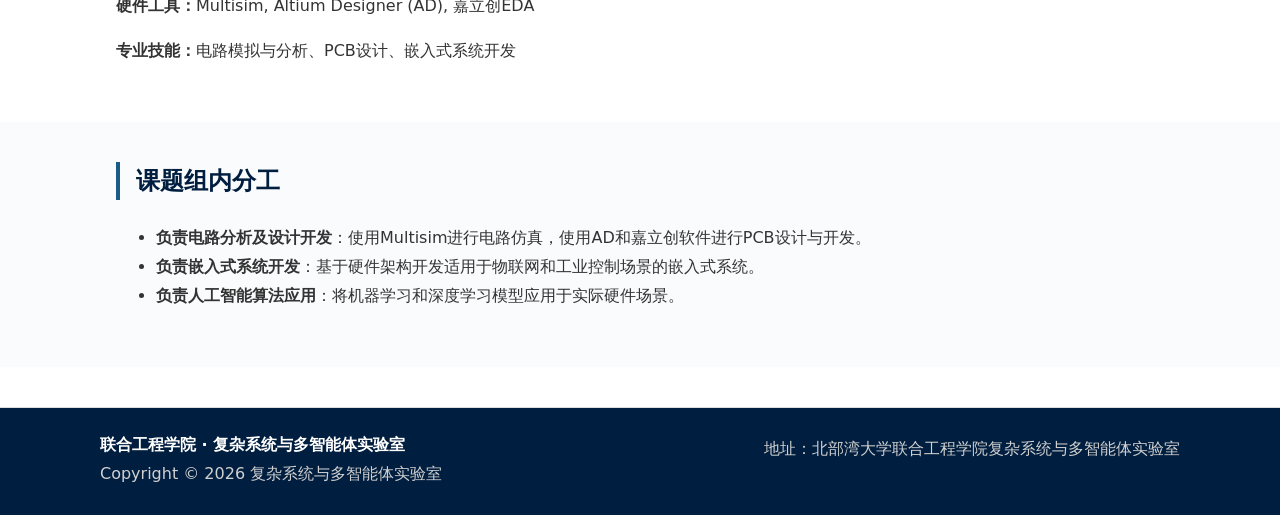
<file: pages/lxq.html>
<!doctype html>
<html lang="zh-CN">
<head>
  <meta charset="utf-8">
  <meta name="viewport" content="width=device-width, initial-scale=1">
  <title>Xiaoqing Liu - 复杂系统与多智能体实验室</title>
  <meta name="description" content="Xiaoqing Liu个人主页 - 复杂系统与多智能体实验室">
  <link rel="stylesheet" href="../assets/css/styles.css">
  <style>
    .profile-header {
      background: linear-gradient(135deg, #e8f1f8, #ffffff);
      padding: 60px 0;
      border-bottom: 1px solid var(--border);
    }
    .profile-header-inner {
      display: grid;
      grid-template-columns: 200px 1fr;
      gap: 32px;
      align-items: start;
    }
    .profile-photo {
      width: 200px;
      height: 200px;
      border-radius: 8px;
      object-fit: cover;
      border: 3px solid var(--primary);
      box-shadow: 0 4px 12px rgba(0,0,0,0.1);
    }
    .profile-info h1 {
      margin: 0 0 12px;
      font-size: 32px;
      color: var(--primary);
    }
    .profile-title {
      font-size: 18px;
      color: var(--muted);
      margin-bottom: 8px;
    }
    .profile-contact {
      display: flex;
      flex-direction: column;
      gap: 8px;
      margin-top: 20px;
    }
    .profile-contact a {
      color: var(--primary);
      text-decoration: none;
      display: flex;
      align-items: center;
      gap: 8px;
    }
    .profile-contact a:hover {
      color: var(--accent);
    }
    .profile-section {
      padding: 40px 0;
    }
    .profile-section h2 {
      margin: 0 0 24px;
      font-size: 24px;
      color: var(--primary);
      border-left: 4px solid var(--accent);
      padding-left: 16px;
    }
    .profile-section:nth-child(even) {
      background: var(--bg-section);
    }
    .bio-content {
      line-height: 1.8;
      font-size: 16px;
      color: var(--text);
      text-align: justify;
    }
    .research-areas {
      display: grid;
      grid-template-columns: repeat(auto-fit, minmax(250px, 1fr));
      gap: 20px;
      margin-top: 24px;
    }
    .research-item {
      background: #fff;
      border: 1px solid var(--border);
      border-radius: 8px;
      padding: 20px;
      transition: all 0.3s ease;
    }
    .research-item:hover {
      box-shadow: 0 4px 12px rgba(0,91,172,0.15);
      transform: translateY(-2px);
    }
    .research-item h3 {
      margin: 0 0 8px;
      font-size: 18px;
      color: var(--primary);
    }
    @media (max-width: 768px) {
      .profile-header-inner {
        grid-template-columns: 1fr;
        text-align: center;
      }
      .profile-photo {
        margin: 0 auto;
      }
    }
  </style>
</head>
<body>
  <header class="site-header">
    <div class="container header-inner">
      <div class="branding">
        <a href="../index.html" class="logo">复杂系统与多智能体实验室</a>
      </div>
      <button class="hamburger" aria-label="Toggle navigation">☰</button>
      <nav class="site-nav" id="site-nav">
        <a href="../index.html">返回首页</a>
        <a href="../index.html#about">实验室简介</a>
        <a href="../index.html#people">团队成员</a>
        <a href="../index.html#research">研究方向</a>
        <a href="../index.html#publications">科研成果</a>
        <a href="../index.html#news">新闻动态</a>
        <a href="../index.html#contact">联系方式</a>
      </nav>
    </div>
  </header>

  <main>
    <!-- Profile Header -->
    <section class="profile-header">
      <div class="container">
        <div class="profile-header-inner">
          <img src="../assets/img/lxq.jpg" alt="Xiaoqing Liu" class="profile-photo">
          <div class="profile-info">
            <h1>Xiaoqing Liu 刘啸青</h1>
            <div class="profile-title">本科生 · 物联网工程专业</div>
            <div class="profile-title">自动化仿真与复杂电路课题组</div>
            <div class="profile-contact">
              <div style="margin-top: 8px; color: var(--muted);">
                <span>北部湾大学东密歇根联合工程学院</span>
              </div>
            </div>
          </div>
        </div>
      </div>
    </section>

    <!-- Biography -->
    <section class="profile-section">
      <div class="container">
        <h2>个人简介</h2>
        <div class="bio-content">
          <p>
            目前主要研究聚焦于人工智能与电子硬件领域。了解分类、回归、聚类等机器学习算法的原理，掌握RNN、CNN、Transformer等深度学习模型架构和原理，并能够结合实际场景加以运用。
          </p>
          <p>
            熟练运用Multisim进行电路模拟和分析，使用AD、嘉立创软件进行PCB设计与开发。利用嵌入式系统硬件架构，适用于物联网、工业控制等场景。
          </p>
        </div>
      </div>
    </section>

    <!-- Research Areas -->
    <section class="profile-section">
      <div class="container">
        <h2>研究方向</h2>
        <div class="research-areas">
          <div class="research-item">
            <h3>人工智能</h3>
            <p class="muted">机器学习算法、深度学习模型应用</p>
          </div>
          <div class="research-item">
            <h3>电子硬件设计开发</h3>
            <p class="muted">Electronic Hardware Design & Development</p>
          </div>
          <div class="research-item">
            <h3>PCB设计与开发</h3>
            <p class="muted">PCB Design & Development</p>
          </div>
          <div class="research-item">
            <h3>嵌入式系统</h3>
            <p class="muted">Embedded Systems for IoT & Industrial Control</p>
          </div>
        </div>
      </div>
    </section>

    <!-- Internship Experience -->
    <section class="profile-section">
      <div class="container">
        <h2>实习经历</h2>
        <div class="bio-content">
          <ul>
            <li><strong>2025年7月 - 2025年8月</strong>：严川物联网（四川）有限公司 - 硬件工程师
              <ul style="margin-top: 8px;">
                <li>负责电路设计与硬件开发</li>
                <li>进行电路模拟、分析与测试</li>
                <li>参与PCB设计与嵌入式系统开发</li>
              </ul>
            </li>
          </ul>
        </div>
      </div>
    </section>

    <!-- Skills -->
    <section class="profile-section">
      <div class="container">
        <h2>技能</h2>
        <div class="bio-content">
          <p><strong>编程语言：</strong>C, C++, Python, Java</p>
          <p><strong>框架与库：</strong>PyTorch, NumPy, Pandas, OpenCV, NLP</p>
          <p><strong>硬件工具：</strong>Multisim, Altium Designer (AD), 嘉立创EDA</p>
          <p><strong>专业技能：</strong>电路模拟与分析、PCB设计、嵌入式系统开发</p>
        </div>
      </div>
    </section>

    <!-- Team Responsibilities -->
    <section class="profile-section">
      <div class="container">
        <h2>课题组内分工</h2>
        <div class="bio-content">
          <ul>
            <li><strong>负责电路分析及设计开发</strong>：使用Multisim进行电路仿真，使用AD和嘉立创软件进行PCB设计与开发。</li>
            <li><strong>负责嵌入式系统开发</strong>：基于硬件架构开发适用于物联网和工业控制场景的嵌入式系统。</li>
            <li><strong>负责人工智能算法应用</strong>：将机器学习和深度学习模型应用于实际硬件场景。</li>
          </ul>
        </div>
      </div>
    </section>
  </main>

  <footer class="site-footer">
    <div class="container footer-inner">
      <div>
        <strong>联合工程学院 · 复杂系统与多智能体实验室</strong>
        <p>Copyright © <span id="copyright-year"></span> 复杂系统与多智能体实验室</p>
      </div>
      <div class="footer-contact">
        <p>地址：北部湾大学联合工程学院复杂系统与多智能体实验室</p>
      </div>  
    </div>
  </footer>

  <script>
    // Set copyright year
    document.getElementById('copyright-year').textContent = new Date().getFullYear();

    // Hamburger menu
    const hamburger = document.querySelector('.hamburger');
    const nav = document.getElementById('site-nav');
    hamburger.addEventListener('click', () => {
      nav.classList.toggle('open');
    });

    // Close menu on link click
    nav.querySelectorAll('a').forEach(a => {
      a.addEventListener('click', () => {
        nav.classList.remove('open');
      });
    });
  </script>
</body>
</html>
</file>
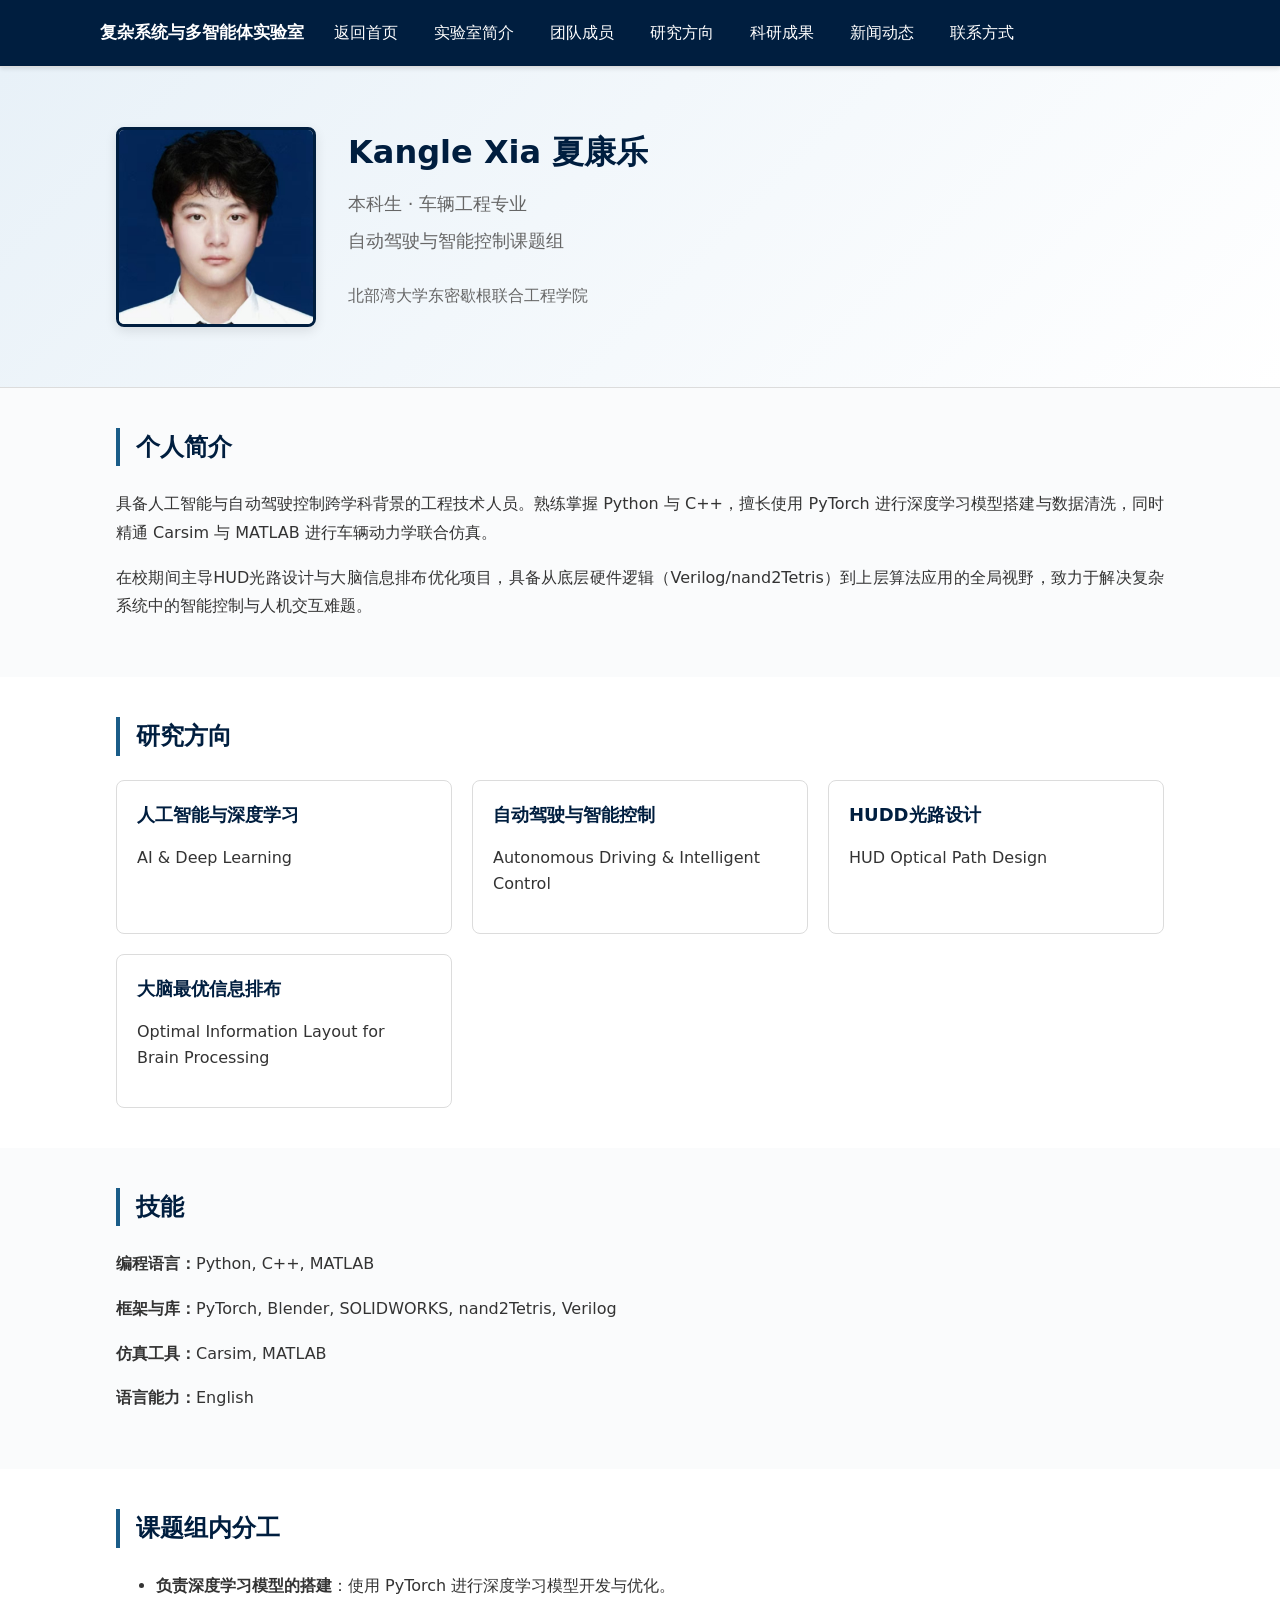
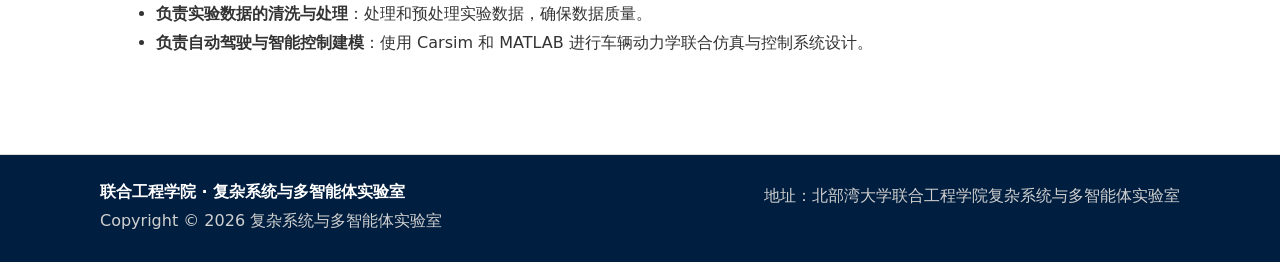
<file: pages/xkl.html>
<!doctype html>
<html lang="zh-CN">
<head>
  <meta charset="utf-8">
  <meta name="viewport" content="width=device-width, initial-scale=1">
  <title>Kangle Xia - 复杂系统与多智能体实验室</title>
  <meta name="description" content="Kangle Xia个人主页 - 复杂系统与多智能体实验室">
  <link rel="stylesheet" href="../assets/css/styles.css">
  <style>
    .profile-header {
      background: linear-gradient(135deg, #e8f1f8, #ffffff);
      padding: 60px 0;
      border-bottom: 1px solid var(--border);
    }
    .profile-header-inner {
      display: grid;
      grid-template-columns: 200px 1fr;
      gap: 32px;
      align-items: start;
    }
    .profile-photo {
      width: 200px;
      height: 200px;
      border-radius: 8px;
      object-fit: cover;
      border: 3px solid var(--primary);
      box-shadow: 0 4px 12px rgba(0,0,0,0.1);
    }
    .profile-info h1 {
      margin: 0 0 12px;
      font-size: 32px;
      color: var(--primary);
    }
    .profile-title {
      font-size: 18px;
      color: var(--muted);
      margin-bottom: 8px;
    }
    .profile-contact {
      display: flex;
      flex-direction: column;
      gap: 8px;
      margin-top: 20px;
    }
    .profile-contact a {
      color: var(--primary);
      text-decoration: none;
      display: flex;
      align-items: center;
      gap: 8px;
    }
    .profile-contact a:hover {
      color: var(--accent);
    }
    .profile-section {
      padding: 40px 0;
    }
    .profile-section h2 {
      margin: 0 0 24px;
      font-size: 24px;
      color: var(--primary);
      border-left: 4px solid var(--accent);
      padding-left: 16px;
    }
    .profile-section:nth-child(even) {
      background: var(--bg-section);
    }
    .bio-content {
      line-height: 1.8;
      font-size: 16px;
      color: var(--text);
      text-align: justify;
    }
    .research-areas {
      display: grid;
      grid-template-columns: repeat(auto-fit, minmax(250px, 1fr));
      gap: 20px;
      margin-top: 24px;
    }
    .research-item {
      background: #fff;
      border: 1px solid var(--border);
      border-radius: 8px;
      padding: 20px;
      transition: all 0.3s ease;
    }
    .research-item:hover {
      box-shadow: 0 4px 12px rgba(0,91,172,0.15);
      transform: translateY(-2px);
    }
    .research-item h3 {
      margin: 0 0 8px;
      font-size: 18px;
      color: var(--primary);
    }
    @media (max-width: 768px) {
      .profile-header-inner {
        grid-template-columns: 1fr;
        text-align: center;
      }
      .profile-photo {
        margin: 0 auto;
      }
    }
  </style>
</head>
<body>
  <header class="site-header">
    <div class="container header-inner">
      <div class="branding">
        <a href="../index.html" class="logo">复杂系统与多智能体实验室</a>
      </div>
      <button class="hamburger" aria-label="Toggle navigation">☰</button>
      <nav class="site-nav" id="site-nav">
        <a href="../index.html">返回首页</a>
        <a href="../index.html#about">实验室简介</a>
        <a href="../index.html#people">团队成员</a>
        <a href="../index.html#research">研究方向</a>
        <a href="../index.html#publications">科研成果</a>
        <a href="../index.html#news">新闻动态</a>
        <a href="../index.html#contact">联系方式</a>
      </nav>
    </div>
  </header>

  <main>
    <!-- Profile Header -->
    <section class="profile-header">
      <div class="container">
        <div class="profile-header-inner">
          <img src="../assets/img/xkl.jpg" alt="Kangle Xia" class="profile-photo">
          <div class="profile-info">
            <h1>Kangle Xia 夏康乐</h1>
            <div class="profile-title">本科生 · 车辆工程专业</div>
            <div class="profile-title">自动驾驶与智能控制课题组</div>
            <div class="profile-contact">
              <div style="margin-top: 8px; color: var(--muted);">
                <span>北部湾大学东密歇根联合工程学院</span>
              </div>
            </div>
          </div>
        </div>
      </div>
    </section>

    <!-- Biography -->
    <section class="profile-section">
      <div class="container">
        <h2>个人简介</h2>
        <div class="bio-content">
          <p>
            具备人工智能与自动驾驶控制跨学科背景的工程技术人员。熟练掌握 Python 与 C++，擅长使用 PyTorch 进行深度学习模型搭建与数据清洗，同时精通 Carsim 与 MATLAB 进行车辆动力学联合仿真。
          </p>
          <p>
            在校期间主导HUD光路设计与大脑信息排布优化项目，具备从底层硬件逻辑（Verilog/nand2Tetris）到上层算法应用的全局视野，致力于解决复杂系统中的智能控制与人机交互难题。
          </p>
        </div>
      </div>
    </section>

    <!-- Research Areas -->
    <section class="profile-section">
      <div class="container">
        <h2>研究方向</h2>
        <div class="research-areas">
          <div class="research-item">
            <h3>人工智能与深度学习</h3>
            <p class="muted">AI & Deep Learning</p>
          </div>
          <div class="research-item">
            <h3>自动驾驶与智能控制</h3>
            <p class="muted">Autonomous Driving & Intelligent Control</p>
          </div>
          <div class="research-item">
            <h3>HUDD光路设计</h3>
            <p class="muted">HUD Optical Path Design</p>
          </div>
          <div class="research-item">
            <h3>大脑最优信息排布</h3>
            <p class="muted">Optimal Information Layout for Brain Processing</p>
          </div>
        </div>
      </div>
    </section>

    <!-- Skills -->
    <section class="profile-section">
      <div class="container">
        <h2>技能</h2>
        <div class="bio-content">
          <p><strong>编程语言：</strong>Python, C++, MATLAB</p>
          <p><strong>框架与库：</strong>PyTorch, Blender, SOLIDWORKS, nand2Tetris, Verilog</p>
          <p><strong>仿真工具：</strong>Carsim, MATLAB</p>
          <p><strong>语言能力：</strong>English</p>
        </div>
      </div>
    </section>

    <!-- Team Responsibilities -->
    <section class="profile-section">
      <div class="container">
        <h2>课题组内分工</h2>
        <div class="bio-content">
          <ul>
            <li><strong>负责深度学习模型的搭建</strong>：使用 PyTorch 进行深度学习模型开发与优化。</li>
            <li><strong>负责实验数据的清洗与处理</strong>：处理和预处理实验数据，确保数据质量。</li>
            <li><strong>负责自动驾驶与智能控制建模</strong>：使用 Carsim 和 MATLAB 进行车辆动力学联合仿真与控制系统设计。</li>
          </ul>
        </div>
      </div>
    </section>
  </main>

  <footer class="site-footer">
    <div class="container footer-inner">
      <div>
        <strong>联合工程学院 · 复杂系统与多智能体实验室</strong>
        <p>Copyright © <span id="copyright-year"></span> 复杂系统与多智能体实验室</p>
      </div>
      <div class="footer-contact">
        <p>地址：北部湾大学联合工程学院复杂系统与多智能体实验室</p>
      </div>  
    </div>
  </footer>

  <script>
    // Set copyright year
    document.getElementById('copyright-year').textContent = new Date().getFullYear();

    // Hamburger menu
    const hamburger = document.querySelector('.hamburger');
    const nav = document.getElementById('site-nav');
    hamburger.addEventListener('click', () => {
      nav.classList.toggle('open');
    });

    // Close menu on link click
    nav.querySelectorAll('a').forEach(a => {
      a.addEventListener('click', () => {
        nav.classList.remove('open');
      });
    });
  </script>
</body>
</html>
</file>
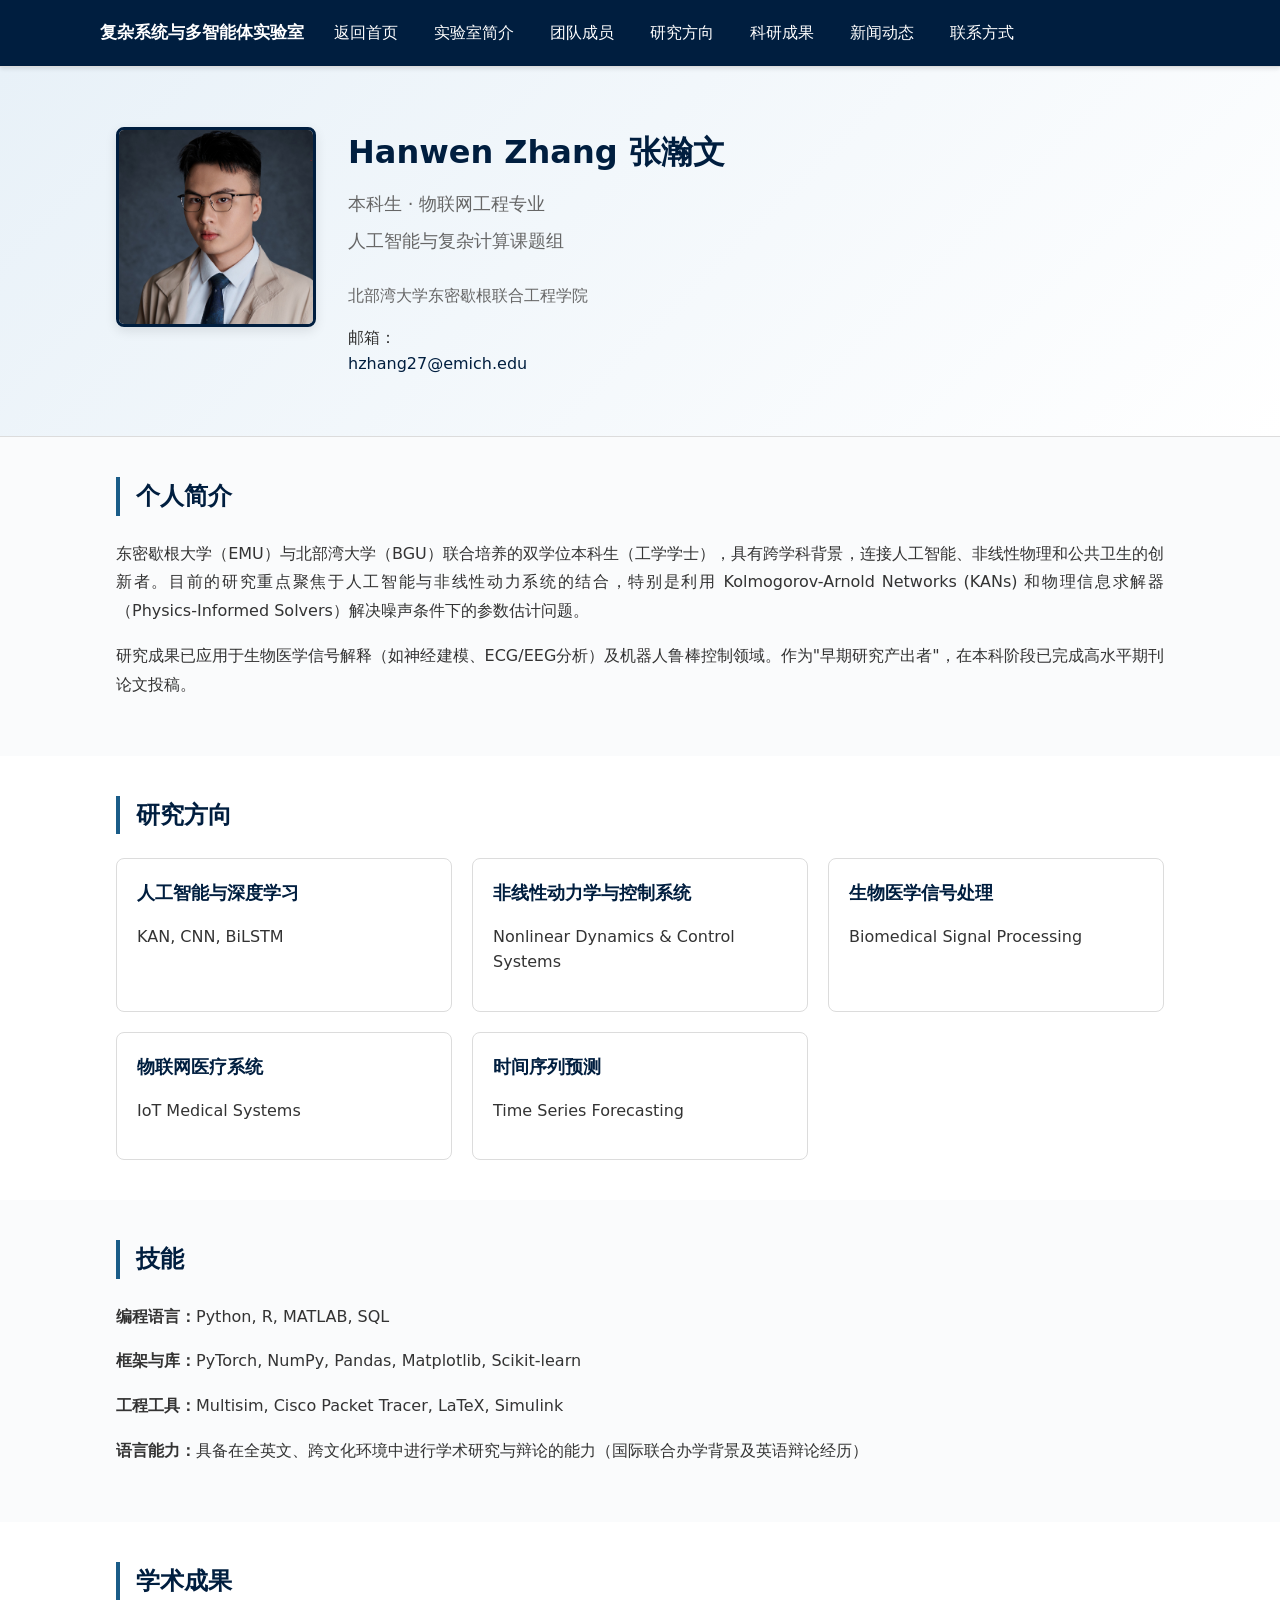
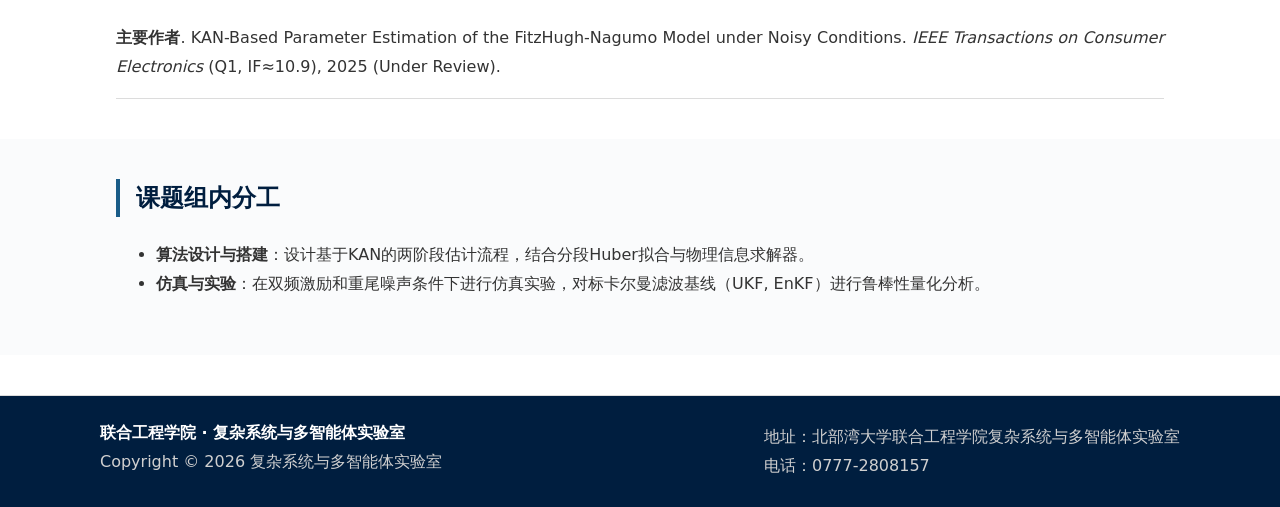
<file: pages/zhw.html>
<!doctype html>
<html lang="zh-CN">
<head>
  <meta charset="utf-8">
  <meta name="viewport" content="width=device-width, initial-scale=1">
  <title>Hanwen Zhang - 复杂系统与多智能体实验室</title>
  <meta name="description" content="Hanwen Zhang个人主页 - 复杂系统与多智能体实验室">
  <link rel="stylesheet" href="../assets/css/styles.css">
  <style>
    .profile-header {
      background: linear-gradient(135deg, #e8f1f8, #ffffff);
      padding: 60px 0;
      border-bottom: 1px solid var(--border);
    }
    .profile-header-inner {
      display: grid;
      grid-template-columns: 200px 1fr;
      gap: 32px;
      align-items: start;
    }
    .profile-photo {
      width: 200px;
      height: 200px;
      border-radius: 8px;
      object-fit: cover;
      border: 3px solid var(--primary);
      box-shadow: 0 4px 12px rgba(0,0,0,0.1);
    }
    .profile-info h1 {
      margin: 0 0 12px;
      font-size: 32px;
      color: var(--primary);
    }
    .profile-title {
      font-size: 18px;
      color: var(--muted);
      margin-bottom: 8px;
    }
    .profile-contact {
      display: flex;
      flex-direction: column;
      gap: 8px;
      margin-top: 20px;
    }
    .profile-contact a {
      color: var(--primary);
      text-decoration: none;
      display: flex;
      align-items: center;
      gap: 8px;
    }
    .profile-contact a:hover {
      color: var(--accent);
    }
    .profile-section {
      padding: 40px 0;
    }
    .profile-section h2 {
      margin: 0 0 24px;
      font-size: 24px;
      color: var(--primary);
      border-left: 4px solid var(--accent);
      padding-left: 16px;
    }
    .profile-section:nth-child(even) {
      background: var(--bg-section);
    }
    .bio-content {
      line-height: 1.8;
      font-size: 16px;
      color: var(--text);
      text-align: justify;
    }
    .research-areas {
      display: grid;
      grid-template-columns: repeat(auto-fit, minmax(250px, 1fr));
      gap: 20px;
      margin-top: 24px;
    }
    .research-item {
      background: #fff;
      border: 1px solid var(--border);
      border-radius: 8px;
      padding: 20px;
      transition: all 0.3s ease;
    }
    .research-item:hover {
      box-shadow: 0 4px 12px rgba(0,91,172,0.15);
      transform: translateY(-2px);
    }
    .research-item h3 {
      margin: 0 0 8px;
      font-size: 18px;
      color: var(--primary);
    }
    @media (max-width: 768px) {
      .profile-header-inner {
        grid-template-columns: 1fr;
        text-align: center;
      }
      .profile-photo {
        margin: 0 auto;
      }
    }
  </style>
</head>
<body>
  <header class="site-header">
    <div class="container header-inner">
      <div class="branding">
        <a href="../index.html" class="logo">复杂系统与多智能体实验室</a>
      </div>
      <button class="hamburger" aria-label="Toggle navigation">☰</button>
      <nav class="site-nav" id="site-nav">
        <a href="../index.html">返回首页</a>
        <a href="../index.html#about">实验室简介</a>
        <a href="../index.html#people">团队成员</a>
        <a href="../index.html#research">研究方向</a>
        <a href="../index.html#publications">科研成果</a>
        <a href="../index.html#news">新闻动态</a>
        <a href="../index.html#contact">联系方式</a>
      </nav>
    </div>
  </header>

  <main>
    <!-- Profile Header -->
    <section class="profile-header">
      <div class="container">
        <div class="profile-header-inner">
          <img src="../assets/img/zhw.png" alt="Hanwen Zhang" class="profile-photo">
          <div class="profile-info">
            <h1>Hanwen Zhang 张瀚文</h1>
            <div class="profile-title">本科生 · 物联网工程专业</div>
            <div class="profile-title">人工智能与复杂计算课题组</div>
            <div class="profile-contact">
              <div style="margin-top: 8px; color: var(--muted);">
                <span>北部湾大学东密歇根联合工程学院</span>
              </div>
              <div style="margin-top: 8px;">
                <span>邮箱：<a href="mailto:hzhang27@emich.edu">hzhang27@emich.edu</a></span>
              </div>
            </div>
          </div>
        </div>
      </div>
    </section>

    <!-- Biography -->
    <section class="profile-section">
      <div class="container">
        <h2>个人简介</h2>
        <div class="bio-content">
          <p>
            东密歇根大学（EMU）与北部湾大学（BGU）联合培养的双学位本科生（工学学士），具有跨学科背景，连接人工智能、非线性物理和公共卫生的创新者。目前的研究重点聚焦于人工智能与非线性动力系统的结合，特别是利用 Kolmogorov-Arnold Networks (KANs) 和物理信息求解器（Physics-Informed Solvers）解决噪声条件下的参数估计问题。
          </p>
          <p>
            研究成果已应用于生物医学信号解释（如神经建模、ECG/EEG分析）及机器人鲁棒控制领域。作为"早期研究产出者"，在本科阶段已完成高水平期刊论文投稿。
          </p>
        </div>
      </div>
    </section>

    <!-- Research Areas -->
    <section class="profile-section">
      <div class="container">
        <h2>研究方向</h2>
        <div class="research-areas">
          <div class="research-item">
            <h3>人工智能与深度学习</h3>
            <p class="muted">KAN, CNN, BiLSTM</p>
          </div>
          <div class="research-item">
            <h3>非线性动力学与控制系统</h3>
            <p class="muted">Nonlinear Dynamics & Control Systems</p>
          </div>
          <div class="research-item">
            <h3>生物医学信号处理</h3>
            <p class="muted">Biomedical Signal Processing</p>
          </div>
          <div class="research-item">
            <h3>物联网医疗系统</h3>
            <p class="muted">IoT Medical Systems</p>
          </div>
          <div class="research-item">
            <h3>时间序列预测</h3>
            <p class="muted">Time Series Forecasting</p>
          </div>
        </div>
      </div>
    </section>

    <!-- Internship Experience
    <section class="profile-section">
      <div class="container">
        <h2>实习经历</h2>
        <div class="bio-content">
          <ul>
            <li><strong>2025年7月 - 2025年9月</strong>：SinoCarbon Innovation and Investment Co., Ltd. - AI & Modeling Division Intern
              <ul style="margin-top: 8px;">
                <li>负责基于FitzHugh-Nagumo神经动力学模型建立仿真平台</li>
                <li>应用KAN网络进行参数估计与回归建模</li>
                <li>开发滑动窗口优化策略以增强动态信号预测</li>
              </ul>
            </li>
            <li style="margin-top: 16px;"><strong>2024年1月 - 2024年3月</strong>：SinoCarbon Innovation and Investment Co., Ltd. - Research Assistant (Intern)
              <ul style="margin-top: 8px;">
                <li>协助开发多变量非线性系统模型</li>
                <li>支持动态系统的参数估计与控制优化策略</li>
                <li>使用Simulink和Python进行多阶段系统响应测试</li>
              </ul>
            </li>
          </ul>
        </div>
      </div>
    </section> -->

    <!-- Skills -->
    <section class="profile-section">
      <div class="container">
        <h2>技能</h2>
        <div class="bio-content">
          <p><strong>编程语言：</strong>Python, R, MATLAB, SQL</p>
          <p><strong>框架与库：</strong>PyTorch, NumPy, Pandas, Matplotlib, Scikit-learn</p>
          <p><strong>工程工具：</strong>Multisim, Cisco Packet Tracer, LaTeX, Simulink</p>
          <p><strong>语言能力：</strong>具备在全英文、跨文化环境中进行学术研究与辩论的能力（国际联合办学背景及英语辩论经历）</p>
        </div>
      </div>
    </section>

    <!-- Publications -->
    <section class="profile-section">
      <div class="container">
        <h2>学术成果</h2>
        <div class="bio-content">
          <div class="pub-list">
            <div class="pub-item">
              <div><strong>主要作者</strong>. KAN-Based Parameter Estimation of the FitzHugh-Nagumo Model under Noisy Conditions. <em>IEEE Transactions on Consumer Electronics</em> (Q1, IF≈10.9), 2025 (Under Review).</div>
            </div>
          </div>
        </div>
      </div>
    </section>

    <!-- Team Responsibilities -->
    <section class="profile-section">
      <div class="container">
        <h2>课题组内分工</h2>
        <div class="bio-content">
          <ul>
            <li><strong>算法设计与搭建</strong>：设计基于KAN的两阶段估计流程，结合分段Huber拟合与物理信息求解器。</li>
            <li><strong>仿真与实验</strong>：在双频激励和重尾噪声条件下进行仿真实验，对标卡尔曼滤波基线（UKF, EnKF）进行鲁棒性量化分析。</li>
          </ul>
        </div>
      </div>
    </section>
  </main>

  <footer class="site-footer">
    <div class="container footer-inner">
      <div>
        <strong>联合工程学院 · 复杂系统与多智能体实验室</strong>
        <p>Copyright © <span id="copyright-year"></span> 复杂系统与多智能体实验室</p>
      </div>
      <div class="footer-contact">
        <p>地址：北部湾大学联合工程学院复杂系统与多智能体实验室</p>
        <p>电话：0777-2808157</p>
      </div>  
    </div>
  </footer>

  <script>
    // Set copyright year
    document.getElementById('copyright-year').textContent = new Date().getFullYear();

    // Hamburger menu
    const hamburger = document.querySelector('.hamburger');
    const nav = document.getElementById('site-nav');
    hamburger.addEventListener('click', () => {
      nav.classList.toggle('open');
    });

    // Close menu on link click
    nav.querySelectorAll('a').forEach(a => {
      a.addEventListener('click', () => {
        nav.classList.remove('open');
      });
    });
  </script>
</body>
</html>
</file>
<file: assets/css/styles.css>
/* Base */
:root {
  --bg: #ffffff;
  --text: #333333;
  --muted: #666666;
  --primary: #001e3f;
  --primary-dark: #003d5b;
  --accent: #1a5c88;
  --border: #dcdcdc;
  --bg-light: #f5f7fa;
  --bg-section: #fafbfc;
}
* { box-sizing: border-box; }
html, body { height: 100%; }
body {
  margin: 0;
  background: var(--bg);
  color: var(--text);
  font: 16px/1.6 system-ui, -apple-system, "Segoe UI", Roboto, "Noto Sans", "Helvetica Neue", Arial, "PingFang SC", "Microsoft YaHei", sans-serif;
}
img { max-width: 100%; display: block; }
.container { max-width: 1080px; margin: 0 auto; padding: 0 16px; }
.section { padding: 32px 0; }
.section h2 { margin: 0 0 16px; font-size: 24px; }
.btn { display: inline-block; padding: 10px 20px; border: 1px solid var(--border); border-radius: 4px; color: var(--text); text-decoration: none; transition: all 0.3s ease; }
.btn:hover { background: var(--bg-light); }
.btn.primary { background: var(--primary); color: #fff; border-color: var(--primary); }
.btn.primary:hover { background: var(--primary-dark); }

/* Header */
.site-header { border-bottom: 1px solid var(--border); background: var(--primary); position: sticky; top: 0; z-index: 10; box-shadow: 0 2px 4px rgba(0,0,0,0.1); }
.header-inner { display: flex; align-items: center; gap: 16px; padding: 12px 0; }
.branding { display: flex; align-items: center; gap: 12px; }
.college-logo { height: 45px; width: 45px; display: block; }
.logo { text-decoration: none; color: #ffffff; font-weight: 700; font-size: 17px; }
.site-nav { display: flex; flex-wrap: wrap; gap: 8px; }
.site-nav a { padding: 8px 14px; border-radius: 4px; text-decoration: none; color: #ffffff; transition: all 0.3s ease; }
.site-nav a:hover { background: var(--primary-dark); }
.site-nav a.active { background: var(--accent); color: #ffffff; }
.hamburger { display: none; font-size: 20px; padding: 6px 8px; color: #ffffff; background: transparent; border: none; cursor: pointer; }

/* Footer */
.site-footer { border-top: 1px solid var(--border); background: #001e3f; margin-top: 40px; color: #ffffff; }
.footer-inner { display: flex; align-items: flex-start; justify-content: space-between; gap: 16px; padding: 24px 0; }
.footer-inner p { margin: 4px 0; color: #d0d0d0; }
.footer-inner a { color: #ffffff; text-decoration: none; }
.footer-inner a:hover { color: var(--accent); }

/* Hero */
.hero { border-bottom: 1px solid var(--border); background: linear-gradient(135deg, #e8f1f8, #ffffff); }
.hero-inner { display: grid; grid-template-columns: 1.2fr 1fr; gap: 24px; align-items: center; padding: 48px 0; }
.hero-text h1 { margin: 0 0 12px; font-size: 36px; color: var(--primary); }
.hero-text p { margin: 0 0 20px; color: var(--muted); font-size: 18px; }
.hero-cta { display: flex; gap: 12px; }

/* Cards & grids */
.card-grid { display: grid; grid-template-columns: repeat(3, 1fr); gap: 20px; }
.card { border: 1px solid var(--border); border-radius: 8px; padding: 20px; background: #fff; transition: all 0.3s ease; box-shadow: 0 1px 3px rgba(0,0,0,0.05); }
.card:hover { box-shadow: 0 4px 12px rgba(0,91,172,0.15); transform: translateY(-2px); }
.card h3 { margin: 0 0 10px; font-size: 18px; color: var(--primary); }
.card .muted { color: var(--muted); }

/* News list */
.news-list { list-style: none; margin: 0; padding: 0; display: grid; gap: 8px; }
.news-list li { display: flex; justify-content: space-between; align-items: center; gap: 8px; border-bottom: 1px dashed var(--border); padding: 10px 0; }
.news-list a { text-decoration: none; color: var(--text); transition: color 0.3s ease; }
.news-list a:hover { color: var(--primary); }
.news-date { color: var(--muted); font-size: 14px; background: var(--bg-light); padding: 2px 8px; border-radius: 3px; }

/* Section pages */
.section-page { padding: 60px 0; scroll-margin-top: 60px; }
.section-page h2 { margin: 0 0 24px; font-size: 28px; color: var(--primary); border-left: 4px solid var(--accent); padding-left: 16px; }
.section-page:nth-child(even) { background: var(--bg-section); }
.section-page:first-child { padding-top: 0; }

/* Markdown */
.markdown { line-height: 1.75; }
.markdown h1, .markdown h2, .markdown h3 { margin-top: 1em; }
.markdown img { border-radius: 8px; }
.markdown ul { padding-left: 20px; }
.markdown li { margin: 4px 0; }

/* About section */
.about-intro { background: #fff; border: 1px solid var(--border); border-radius: 8px; padding: 32px; box-shadow: 0 2px 8px rgba(0,0,0,0.05); }
.about-intro h3 { color: var(--primary); font-size: 22px; margin: 0 0 16px; border-bottom: 2px solid var(--accent); padding-bottom: 12px; }
.about-intro h3:not(:first-child) { margin-top: 32px; }
.about-desc-cn, .about-desc-en { font-size: 16px; line-height: 1.8; color: var(--text); text-align: justify; margin: 0; }
.about-desc-en { color: var(--muted); font-style: italic; }

/* People */
.people-section { margin: 28px 0; }
.people-section h3 { 
  color: var(--primary); 
  font-size: 28px; 
  margin: 0 0 24px; 
  border-left: 4px solid var(--accent); 
  padding-left: 16px; 
}
.person-grid { display: grid; grid-template-columns: repeat(4, 1fr); gap: 20px; }
.person-card { border: 1px solid var(--border); border-radius: 8px; padding: 16px; background: #fff; transition: all 0.3s ease; }
.person-card:hover { box-shadow: 0 4px 12px rgba(0,91,172,0.15); transform: translateY(-2px); }
.person-card img { width: 100%; aspect-ratio: 1/1; object-fit: cover; border-radius: 6px; }
.person-grid .person-card img { width: 180px; height: 180px; margin: 0 auto; }
.person-card .name { font-weight: 600; margin: 12px 0 4px; color: var(--primary-dark); }
.person-name-link { text-decoration: none; color: inherit; display: inline-block; }
.person-name-link .name { color: var(--primary); cursor: pointer; transition: color 0.3s ease; }
.person-name-link:hover .name { color: var(--accent); }
.person-card .meta { color: var(--muted); font-size: 14px; }

/* Student Groups */
.student-groups-container {
  display: flex;
  flex-direction: column;
  gap: 24px;
  margin-top: 20px;
}
.student-group-card {
  border: 2px solid var(--border);
  border-radius: 12px;
  padding: 9px 20px;
  background: var(--bg-section);
  box-shadow: 0 2px 8px rgba(0,0,0,0.05);
  transition: all 0.3s ease;
}
.student-group-card:hover {
  box-shadow: 0 4px 16px rgba(0,91,172,0.1);
  border-color: var(--accent);
}
.student-group-card .person-grid {
  grid-template-columns: repeat(3, 1fr);
  gap: 16px;
}
.student-group-card .person-card {
  width: 100%;
  padding: 4px 10px 6px;
  display: flex;
  flex-direction: column;
  align-items: center;
}
.student-group-card .person-card img {
  margin-bottom: 4px;
}
.student-group-card .person-card .name {
  margin: 0 0 2px;
}
.student-group-card .person-card .meta {
  margin-bottom: 0px;
}
.student-group-card .person-card .muted {
  margin-bottom: 0;
}

/* Publications */
.filters { display: flex; gap: 10px; align-items: center; margin-bottom: 16px; }
.filters select, .filters button { padding: 6px 12px; border: 1px solid var(--border); border-radius: 4px; background: #fff; color: var(--text); cursor: pointer; }
.filters button:hover { background: var(--primary); color: #fff; }
.pub-list { list-style: none; margin: 0; padding: 0; display: grid; gap: 16px; }
.pub-item { border-bottom: 1px solid var(--border); padding-bottom: 16px; }
.pub-item .title { color: var(--primary-dark); font-weight: 500; }
.pub-links a { margin-right: 12px; color: var(--primary); text-decoration: none; transition: color 0.3s ease; }
.pub-links a:hover { color: var(--accent); }

/* Responsive */
@media (max-width: 960px) {
  .hero-inner { grid-template-columns: 1fr; }
  .card-grid { grid-template-columns: repeat(2, 1fr); }
  .person-grid { grid-template-columns: repeat(2, 1fr); }
  .student-group-card .person-grid { grid-template-columns: repeat(2, 1fr); }
}
@media (max-width: 640px) {
  .site-nav { display: none; position: absolute; top: 58px; left: 0; right: 0; background: #fff; border-bottom: 1px solid var(--border); padding: 8px 16px; }
  .site-nav.open { display: grid; grid-template-columns: 1fr; gap: 4px; }
  .hamburger { display: inline-block; margin-left: auto; }
  .card-grid { grid-template-columns: 1fr; }
  .person-grid { grid-template-columns: 1fr; }
  .student-group-card .person-grid { grid-template-columns: 1fr; }
  .student-group-card { padding: 16px; }
}
</file>
